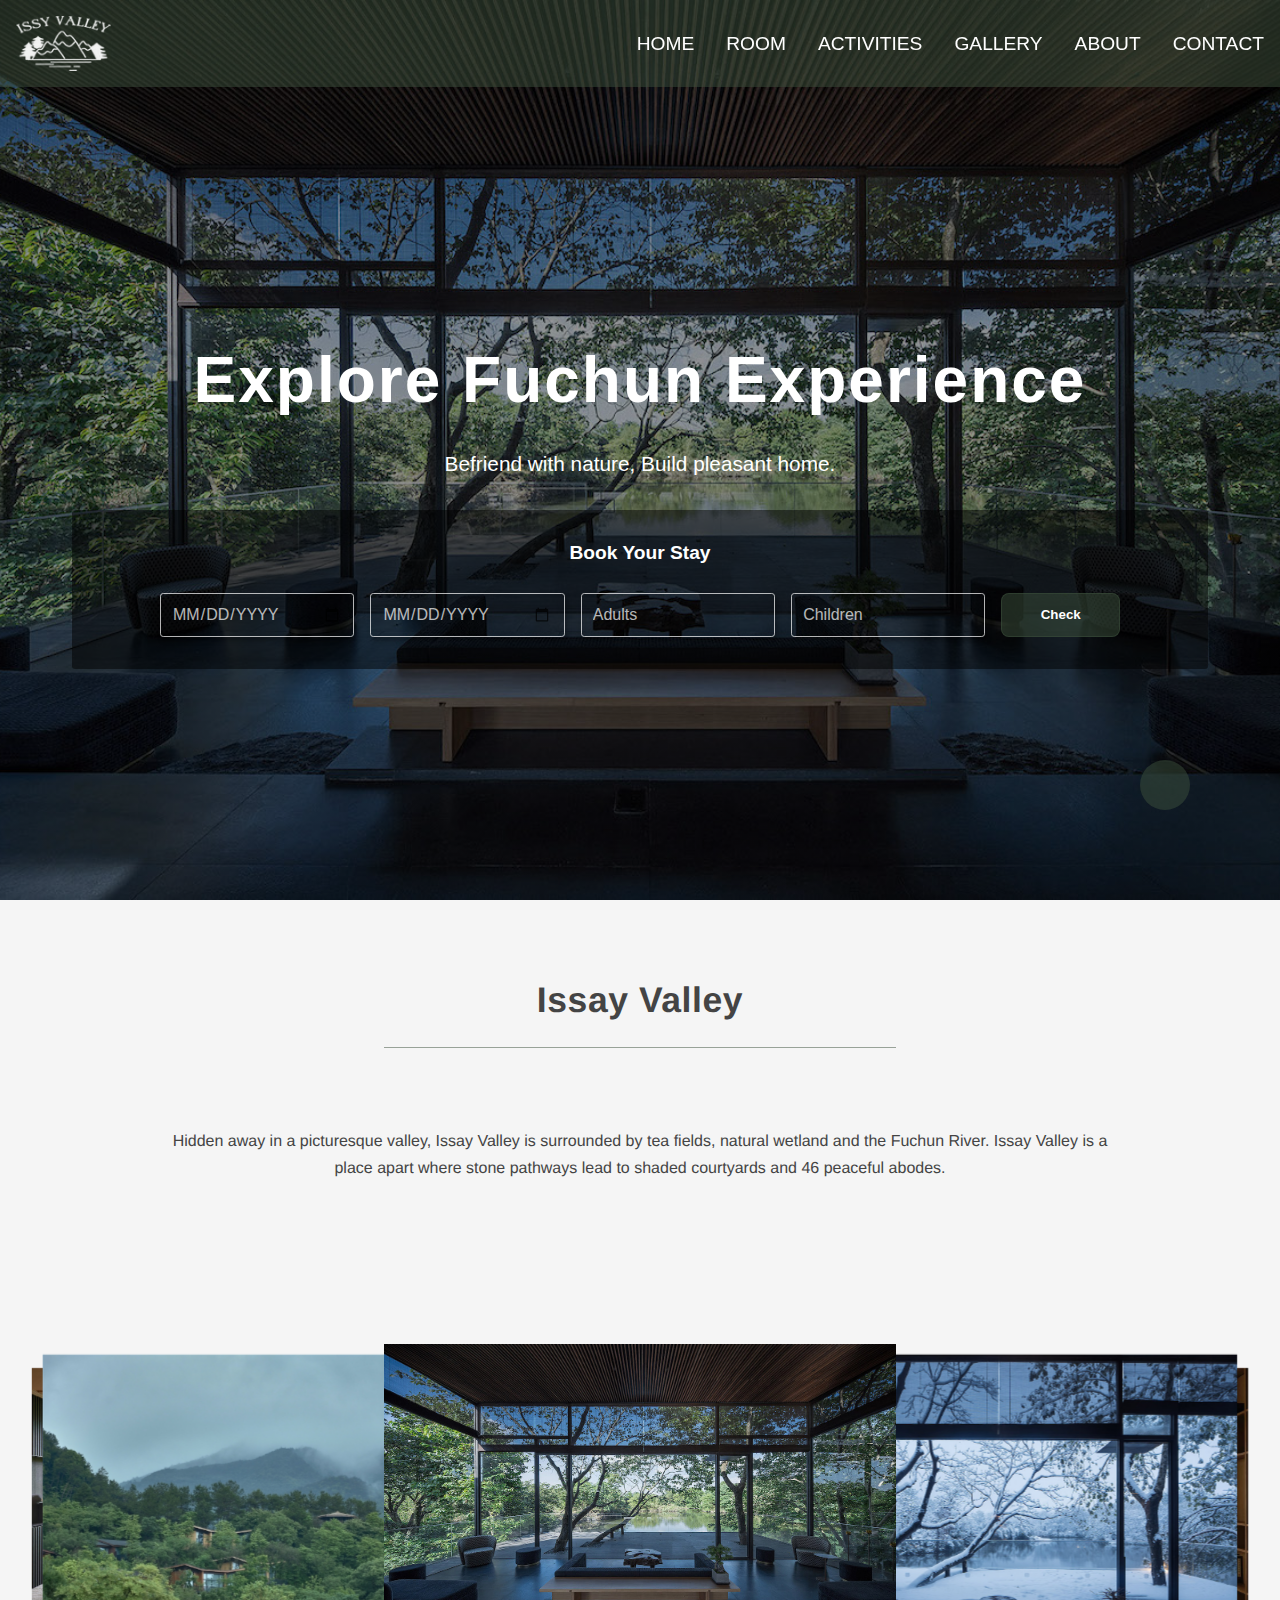
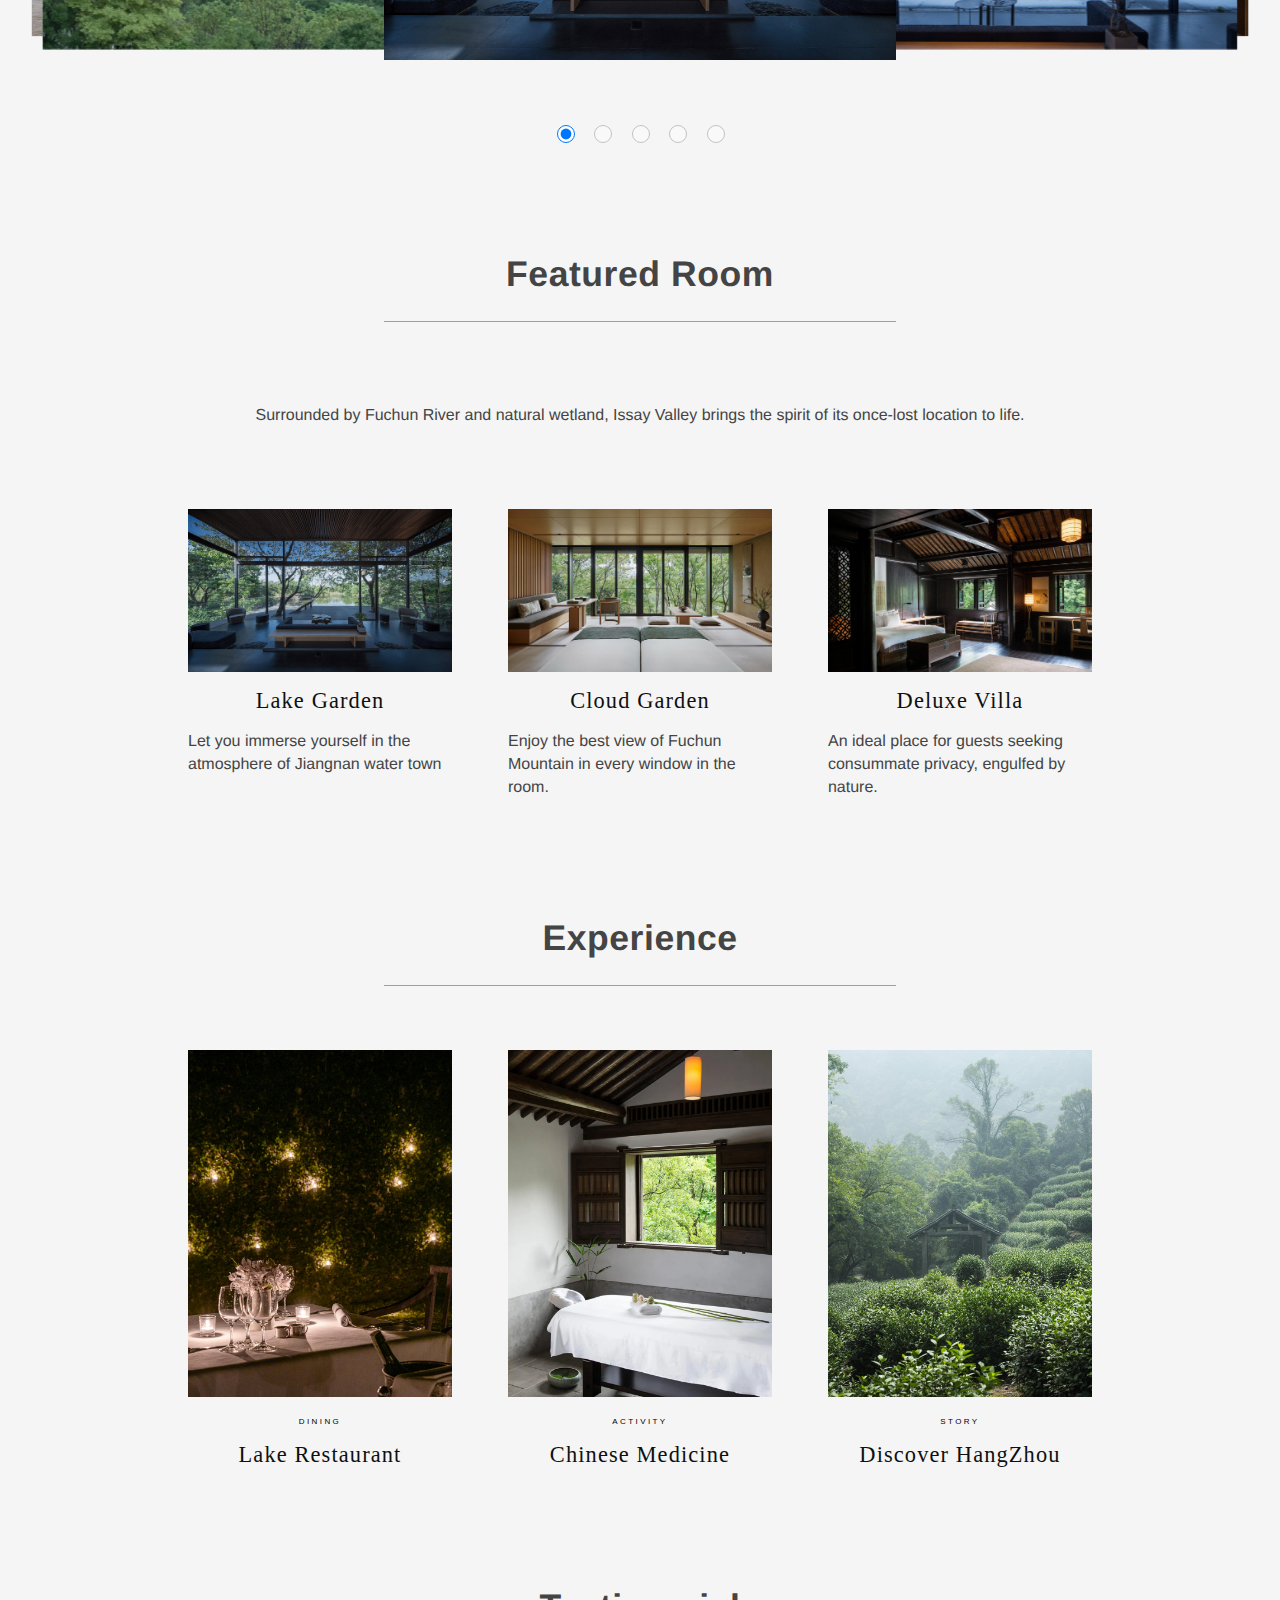
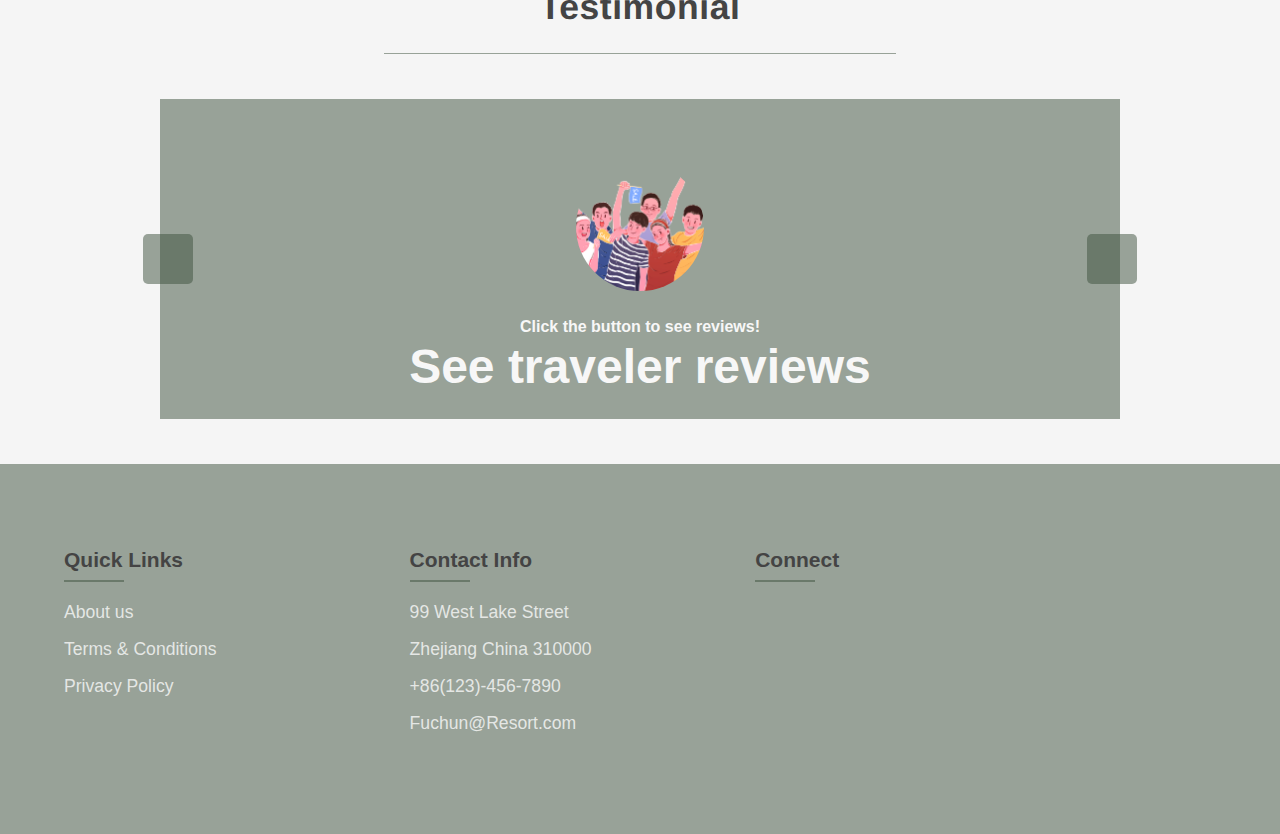
<file: index.html>
<!DOCTYPE html>
<html>
    <head>
        <meta charset="utf-8">
        <meta http-equiv="X-UA-Compatible" content="IE=edge">
        <title>Issay Valley</title>
        <meta name="description" content="">
        <meta name="viewport" content="width=device-width, initial-scale=1">
        <link rel="stylesheet" href="https://cdnjs.cloudflare.com/ajax/libs/font-awesome/5.15.3/css/all.min.css" integrity="sha512-iBBXm8fW90+nuLcSKlbmrPcLa0OT92xO1BIsZ+ywDWZCvqsWgccV3gFoRBv0z+8dLJgyAHIhR35VZc2oM/gI1w==" crossorigin="anonymous" referrerpolicy="no-referrer" />
        <!-- (n.d.-c) -->
        <link rel = "stylesheet" href = "css/utility.css">
        <link rel = "stylesheet" href = "css/style.css">
        <link rel = "stylesheet" href = "css/responsive.css">
    </head>
    <body>
        <!-- navbar  -->
        <nav class = "navbar">
            <div class = "container flex">
                <div class="logo">
                    <a href = "index.html" class = "site-brand">
                        <img src="images/logo.png" a href = "index.html">
                    </a>
                </div>
                <button type = "button" id = "navbar-show-btn" class = "flex">
                    <i class = "fas fa-bars"></i>
                </button>
                <div id = "navbar-hide">
                    <button type = "button" id = "navbar-close-btn" class = "flex">
                        <i class = "fas fa-times"></i>
                    </button>
                    <ul class = "navbar-nav">
                        <li class = "nav-item">
                            <a href = "index.html" class = "nav-link">HOME</a>
                        </li>
                        <li class = "nav-item">
                            <a href = "room.html" class = "nav-link">ROOM</a>
                        </li>
                        <li class = "nav-item">
                            <a href = "activity.html" class = "nav-link">ACTIVITIES</a>
                        </li>
                        <li class = "nav-item">
                            <a href = "gallery.html" class = "nav-link">GALLERY</a>
                        <li class = "nav-item">
                            <a href = "about.html" class = "nav-link">ABOUT</a>
                        </li>
                        <li class = "nav-item">
                            <a href = "contact.html" class = "nav-link">CONTACT</a>
                        </li>
                    </ul>
                </div>
            </div>
        </nav>
        <!-- end of navbar  -->

        <!-- header -->
        <header class = "flex header">
            <div class = "container">
                <div class = "header-title">
                    <h1>Explore Fuchun Experience</h1>
                    <p>Befriend with nature, Build pleasant home. </p>
                </div>
                <div class = "header-form">
                    <h3>Book Your Stay</h3>
                    <form class = "flex">
                        <input type = "date" class = "form-control btn1" placeholder="Check In">
                        <input type="date" class = "form-control" placeholder="Check Out">
                        <input type="number" class = "form-control" placeholder="Adults">
                        <input type="number" class = "form-control" placeholder="Children">
                        <input type="button" class = "btn" id="show-reserve" value = "Check">
                    </form>
                </div>
            </div>
        </header>
        <!-- end of header -->

        <!-- Popup -->
        <div class="popup">
            <div class="close-btn">&times;</div>
            <div class="form" name="detailsForm">
                <h2>Check Details</h2>
                <div class="form-element">
                    <label for="name">Name</label>
                    <input type="text" id="inputname" name="username" placeholder="Enter your name">
                    <small id="name-error">Please fill up your name</small>
                </div>
                <div class="form-element">
                    <label for="payment">Creadit Card Number</label>
                    <input type="number" id="card" placeholder="Enter your card number">
                    <small id="card-error">Please fill up your card number</small>
                </div>
                <div class="form-element">
                    <label for="CVV">CVV</label> 
                    <input type="password" id="CVV" placeholder="Enter your CVV">
                    <small id="CVV-error">Please fill up your CVV</small>
                </div>
                <div class="form-element">
                    <button id="remove" class="tksremove" type="submit">Check</button>
                    <small id="check-error">Please fill up your information</small>
                </div>
            </div>
        </div>
        <div class="pop-center">
            <div class="pop-thanks">
                <img src="images/thanks.PNG" alt="thanks">
                <h2 id="showname">Thank You!</h2>
                <p>Your book information <br>has been successfully submitted. </p>
                <p>Enjoy your vacation!</p>
                <button type="button" id="removetks">OK</button>
            </div>
        </div>
        <!-- End of Popup -->

        <!-- Float Icon For Change Mode -->
        <div class="float">
            <a>
                <i id="mode-change" class="toggler far fa-moon"></i>
            </a>
        </div>
        <!-- Float Icon For Change Mode -->

        <!-- Gallery -->
        <div class="featured-title">
            <h1>Issay Valley</h1>
        </div>
        <div class="line"></div>
        <div class="featured-desc">
            <p>
                Hidden away in a picturesque valley, 
                Issay Valley is surrounded by tea fields, natural wetland and the Fuchun River. 
                Issay Valley is a place apart where stone pathways lead to shaded courtyards and 46 peaceful abodes.  
            </p>
        </div>
        <section class="index-gallery">
            <section id="slider">
                <input type="radio" name="slider" id="s1" checked>
                <input type="radio" name="slider" id="s2">
                <input type="radio" name="slider" id="s3">
                <input type="radio" name="slider" id="s4">
                <input type="radio" name="slider" id="s5">
              
                <label for="s1" id="slide1">
                    <img src="images/index1.jpeg">
                    <!-- (MUH SHOOU XIXI, China by goa, 2022) -->
                </label>
                <label for="s2" id="slide2">
                    <img src="images/index2.jpeg">
                    <!-- (MUH SHOOU XIXI, China by goa, 2022) -->
                </label>
                <label for="s3" id="slide3">
                    <img src="images/index3.png">
                    <!-- (Alila | Boutique luxury hotels and resorts :: Alila Wuzhen, 2022) -->
                </label>
                <label for="s4" id="slide4">
                    <img src="images/index4.jpeg">
                    <!-- (washigamine-pavilion - Luxury Accommodation at Aman Kyoto, 2022) -->
                </label>
                <label for="s5" id="slide5">
                    <img src="images/index5.jpeg">
                    <!-- (Fuchun Mountain Resort, China by The Design Institute Of Landscape & Architecture China Academy Of Art, 2022) -->
                </label>               
            </section>
        </section>
        <!-- End of Gallery -->

        <!--Featured Room Section--->
        <section class="featured-room">
            <div class="featured-title">
                <h1>Featured Room</h1>
            </div>
            <div class="line"></div>
            <div class="featured-desc">
                <p>
                    Surrounded by Fuchun River and natural wetland, Issay Valley brings the spirit of its once-lost location to life. 
                </p>
            </div>
            <div class="rooms">
                <div class="room-one">
                    <div class="room-img">
                        <img src="images/LakeGarden-main.jpeg" alt="">
                        <!-- (MUH SHOOU XIXI, China by goa, 2022) -->
                    </div>
                    <div class="room-des">
                        <div class="room-name"><a href="lake.html" class="title">Lake Garden</a></div>
                        <p class="desc">
                            Let you immerse yourself in the atmosphere of Jiangnan water town                    
                        </p>
                    </div>
                </div>
                <div class="room-one">
                    <div class="room-img">
                        <img src="images/CloudGarden-main.jpeg"  alt="">
                        <!-- (washigamine-pavilion - Luxury Accommodation at Aman Kyoto, 2022) -->
                    </div>
                    <div class="room-des">
                        <div class="room-name"><a href="cloud.html" class="title">Cloud Garden</a></div>
                        <p class="desc">
                            Enjoy the best view of Fuchun Mountain in every window in the room. 
                        </p>
                    </div>
                </div>
                <div class="room-one">
                    <div class="room-img">
                        <img src="images/Villa-main.jpeg" alt="">
                        <!-- (Village Villa - Luxury Accommodation at Amanfayun, 2022) -->
                    </div>
                    <div class="room-des">
                        <div class="room-name"><a href="villa.html" class="title">Deluxe Villa</a></div>
                        <p class="desc">
                            An ideal place for guests seeking consummate privacy, engulfed by nature.
                        </p>
                    </div>
                </div>
            </div>
        </section>
        <!-- End of Featured Room -->

        <!-- Experience -->
        <section class="experience">
            <div class="featured-title">
                <h1>Experience</h1>
            </div>
            <div class="line"></div>
            <div class="rooms">
                <div class="room-one coverd">
                    <div class="coverd">
                        <div class="room-img">
                            <img src="images/Dine2.jpeg" alt="">
                            <!-- 2022. [online] Available at: <https://www.aman.com/resorts/amanyangyun https://www.aman.com/sites/default/files/styles/> [Accessed 5 October 2022].s -->
                        </div>
                        <p class="desc coverd-desc">
                            A lakeside Chinese restaurant paying homage to the original home of the resort's wetland and Fuchun River. 
                        </p>
                    </div>
                    <div class="room-des">
                        <p class="second-title">Dining</p>
                        <div class="room-name"><a href="activity.html" class="title">Lake Restaurant </a></div>
                    </div>
                </div>
                <div class="room-one coverd">
                    <div class="coverd">
                        <div class="room-img">
                            <img src="images/Activity1.webp" alt="">
                            <!-- (Amanfayun - Luxury Resort & Hotel in Hangzhou, China - Aman, 2022) -->
                        </div>
                        <p class="desc coverd-desc">
                            Originated from Chinese medicine.
                            You can totally relax yourself.
                        </p>
                    </div>
                    <div class="room-des">
                        <p class="second-title">Activity</p>
                        <div class="room-name"><a href="activity.html" class="title">Chinese Medicine </a></div>
                    </div>
                </div>
                <div class="room-one coverd">
                    <div class="coverd">
                        <div class="room-img">
                            <img src="images/Activity.jpeg" alt="">
                            <!-- (Amanfayun - Luxury Resort & Hotel in Hangzhou, China - Aman, 2022) -->
                        </div>
                        <p class="desc coverd-desc">
                            A world away from the buzz of China's urban centres, 
                            Issay Valley lies in a valley of tea plantations and bamboo forest, near the Fuchun Mountain and Fuchun River.
                            Discover more
                        </p>
                    </div>
                    <div class="room-des">
                        <p class="second-title">Story</p>
                        <div class="room-name"><a href="about.html" class="title">Discover HangZhou </a></div>
                    </div>
                </div>
            </div>
        </section>
        <!-- End of Experience -->

        <!-- Testimonial -->
        <div class="featured-title">
            <h1>Testimonial</h1>
        </div>
        <div class="line"></div>
        <section class="test">
            <button id="last-slider"><i class="fas fa-chevron-left"></i></button>
            <div class="test-main-container" id="test-main-container">
                <img src="images/many-person.PNG">
                <!-- (ihyperg.com, n.d.) -->
                <p id="name">Click the button to see reviews!</p>
                <p id="title">See traveler reviews</p>
            </div>
            <button id="next-slider"><i class="fas fa-chevron-right"></i></button>
        </section>
        <!-- End of Testimonial -->

        <!--footer--->
        <section id="contact">
            <div class="footer">
                <div class="main">
                    <div class="list">
                        <h4>Quick Links</h4>
                        <ul>
                            <li><a href="about.html">About us</a></li>
                            <li><a href="#">Terms & Conditions</a></li>
                            <li><a href="#">Privacy Policy</a></li>                         
                        </ul>
                    </div>
                    
                    <div class="list">
                        <h4>Contact Info</h4>
                        <ul>
                            <li><a href="#"> 99 West Lake Street</a></li>
                            <li><a href="#">Zhejiang China 310000</a></li>
                            <li><a href="#">+86(123)-456-7890</a></li>
                            <li><a href="#">Fuchun@Resort.com</a></li>
                        </ul>
                    </div>

                    <div class="list">
                        <h4>Connect</h4>
                        <div class="social">
                            <a href="#"><i class='fab fa-facebook' ></i></a>
                            <a href="#"><i class='fab fa-instagram' ></i></a>
                            <a href="#"><i class='fab fa-twitter' ></i></a>
                            <a href="#"><i class='fab fa-linkedin' ></i></a>
                        </div>
                    </div>
                </div>
            </div>
        </section>
        <!-- js -->
        <script src = "js/script.js"></script>
    </body>
</html>
</file>
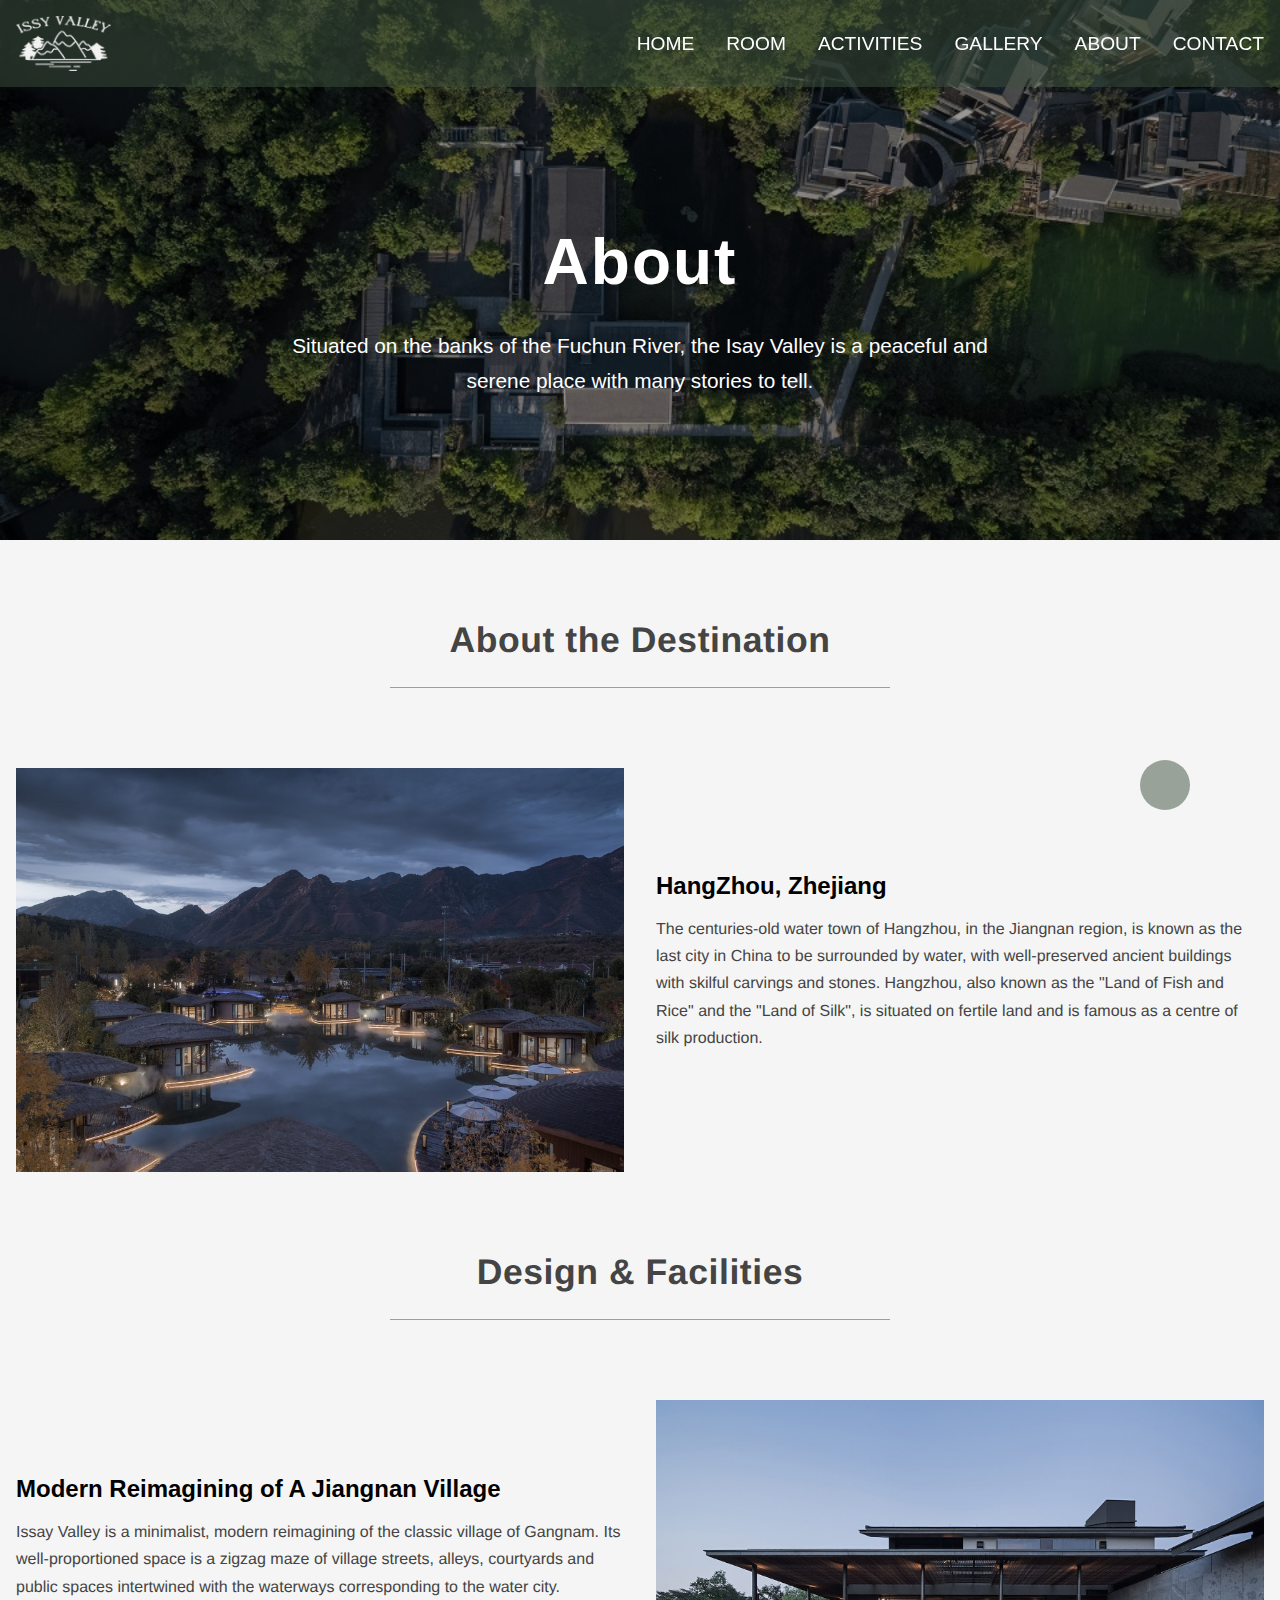
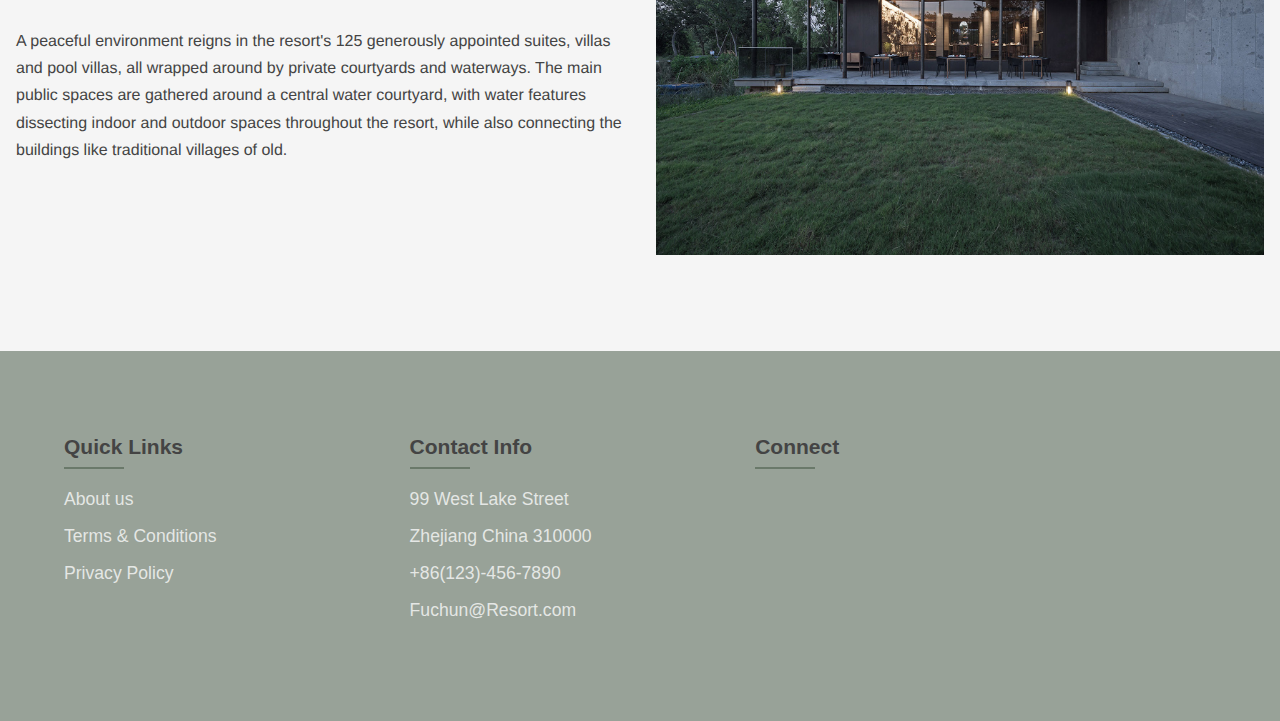
<file: about.html>
<!DOCTYPE html>
<html>
    <head>
        <meta charset="utf-8">
        <meta http-equiv="X-UA-Compatible" content="IE=edge">
        <title>Issay Valley</title>
        <meta name="description" content="resort">
        <meta name="viewport" content="width=device-width, initial-scale=1">
        <link rel="stylesheet" href="https://cdnjs.cloudflare.com/ajax/libs/font-awesome/5.15.3/css/all.min.css" integrity="sha512-iBBXm8fW90+nuLcSKlbmrPcLa0OT92xO1BIsZ+ywDWZCvqsWgccV3gFoRBv0z+8dLJgyAHIhR35VZc2oM/gI1w==" crossorigin="anonymous" referrerpolicy="no-referrer" />
        <!-- (n.d.-c) -->
        <link rel = "stylesheet" href = "css/utility.css">
        <link rel = "stylesheet" href = "css/style.css">
        <link rel = "stylesheet" href = "css/responsive.css">
    </head>
    <body>
        <!-- Navbar  -->
        <nav class = "navbar">
            <div class = "container flex">
                <div class="logo">
                    <a href = "index.html" class = "site-brand">
                        <img src="images/logo.png" a href = "index.html">
                    </a>
                </div>
                <button type = "button" id = "navbar-show-btn" class = "flex">
                    <i class = "fas fa-bars"></i>
                </button>
                <div id = "navbar-hide">
                    <button type = "button" id = "navbar-close-btn" class = "flex">
                        <i class = "fas fa-times"></i>
                    </button>
                    <ul class = "navbar-nav">
                        <li class = "nav-item">
                            <a href = "index.html" class = "nav-link">HOME</a>
                        </li>
                        <li class = "nav-item">
                            <a href = "room.html" class = "nav-link">ROOM</a>
                        </li>
                        <li class = "nav-item">
                            <a href = "activity.html" class = "nav-link">ACTIVITIES</a>
                        </li>
                        <li class = "nav-item">
                            <a href = "gallery.html" class = "nav-link">GALLERY</a>
                        <li class = "nav-item">
                            <a href = "about.html" class = "nav-link">ABOUT</a>
                        </li>
                        <li class = "nav-item">
                            <a href = "contact.html" class = "nav-link">CONTACT</a>
                        </li>
                    </ul>
                </div>
            </div>
        </nav>
        <!-- End of Navbar  -->

        <!-- Header -->
        <header class = "flex header-sm about">
            <div class = "container">
                <div class = "header-title">
                    <h1>About</h1>
                    <p>
                        Situated on the banks of the Fuchun River, the Isay Valley is a peaceful and serene place with many stories to tell.
                    </p>
                </div>
            </div>
        </header>
        <!-- End of Header -->

        <!-- Float Icon For Change Mode -->
        <div class="float">
            <a>
                <i id="mode-change" class="toggler far fa-moon"></i>
            </a>
        </div>
        <!-- Float Icon For Change Mode -->

        <!-- About Section -->
        <section id = "about">
            <div class = "container">
                <div class="featured-title">
                    <h1>About the Destination</h1>
                </div>
                <div class="line"></div>
                <div class="featured-desc">
                    <p></p>
                </div>

                <div class = "about-row">
                    <div class = "about-left ">
                        <img src = "images/Gallery2.jpeg" alt = "about img">
                        <!-- 2022. [online] Available at: <https://oss.gooood.cn/uploads/2019/11/100-buzhishan-homestay-hotel-china-by-gu-chuang-design-960x639.jpg> [Accessed 5 October 2022]. -->
                    </div>
                    <div class = "about-right">
                        <h2>HangZhou, Zhejiang</h2>
                        <p class = "featured-desc">
                            The centuries-old water town of Hangzhou, in the Jiangnan region, is known as the last city in China to be surrounded by water, with well-preserved ancient buildings with skilful carvings and stones. Hangzhou, also known as the "Land of Fish and Rice" and the "Land of Silk", is situated on fertile land and is famous as a centre of silk production.
                        </p>
                    </div>
                </div>
            </div>
        </section>

        <section id = "about" class = "about2">
            <div class = "container">
                <div class="featured-title">
                    <h1>Design & Facilities</h1>
                </div>
                <div class="line"></div>
                <div class="featured-desc">
                    <p></p>
                </div>

                <div class = "about-row">
                    <div class = "about-right">
                        <h2>Modern Reimagining of A Jiangnan Village</h2>
                        <p class = "featured-desc">
                            Issay Valley is a minimalist, modern reimagining of the classic village of Gangnam. Its well-proportioned space is a zigzag maze of village streets, alleys, courtyards and public spaces intertwined with the waterways corresponding to the water city.<br>
                            <br>A peaceful environment reigns in the resort's 125 generously appointed suites, villas and pool villas, all wrapped around by private courtyards and waterways. The main public spaces are gathered around a central water courtyard, with water features dissecting indoor and outdoor spaces throughout the resort, while also connecting the buildings like traditional villages of old.
                        </p>
                    </div>
                    <div class = "about-left">
                        <img src = "images/g1.jpeg" alt = "about img">
                        <!-- 2022. [online] Available at: <https://oss.gooood.cn/uploads/2020/10/016-muh-shoou-xixi-china-by-goa.jpg> [Accessed 5 October 2022]. -->
                    </div>
                </div>
            </div>
        </section>
        <!-- End of About Section -->

        <!--footer--->
        <section id="contact">
            <div class="footer">
                <div class="main">

                    <div class="list" id="quick-links">
                        <h4>Quick Links</h4>
                        <ul>
                            <li><a href="about.html">About us</a></li>
                            <li><a href="#">Terms & Conditions</a></li>
                            <li><a href="#">Privacy Policy</a></li>
                        </ul>
                    </div>

                    <div class="list" id="contact-info">
                        <h4>Contact Info</h4>
                        <ul>
                            <li><a href="#">99 West Lake Street</a></li>
                            <li><a href="#">Zhejiang China 310000</a></li>
                            <li><a href="#">+86(123)-456-7890</a></li>
                            <li><a href="#">Fuchun@Resort.com</a></li>
                        </ul>
                    </div>

                    <div class="list" id="connect">
                        <h4>Connect</h4>
                        <div class="social">
                            <a href="#"><i class='fab fa-facebook' ></i></a>
                            <a href="#"><i class='fab fa-instagram' ></i></a>
                            <a href="#"><i class='fab fa-twitter' ></i></a>
                            <a href="#"><i class='fab fa-linkedin' ></i></a>
                        </div>
                    </div>
                </div>
            </div>
        </section>
        <!-- End of Footer -->
        <!-- js -->
        <script src = "js/script.js"></script>
    </body>
    </html>
</file>
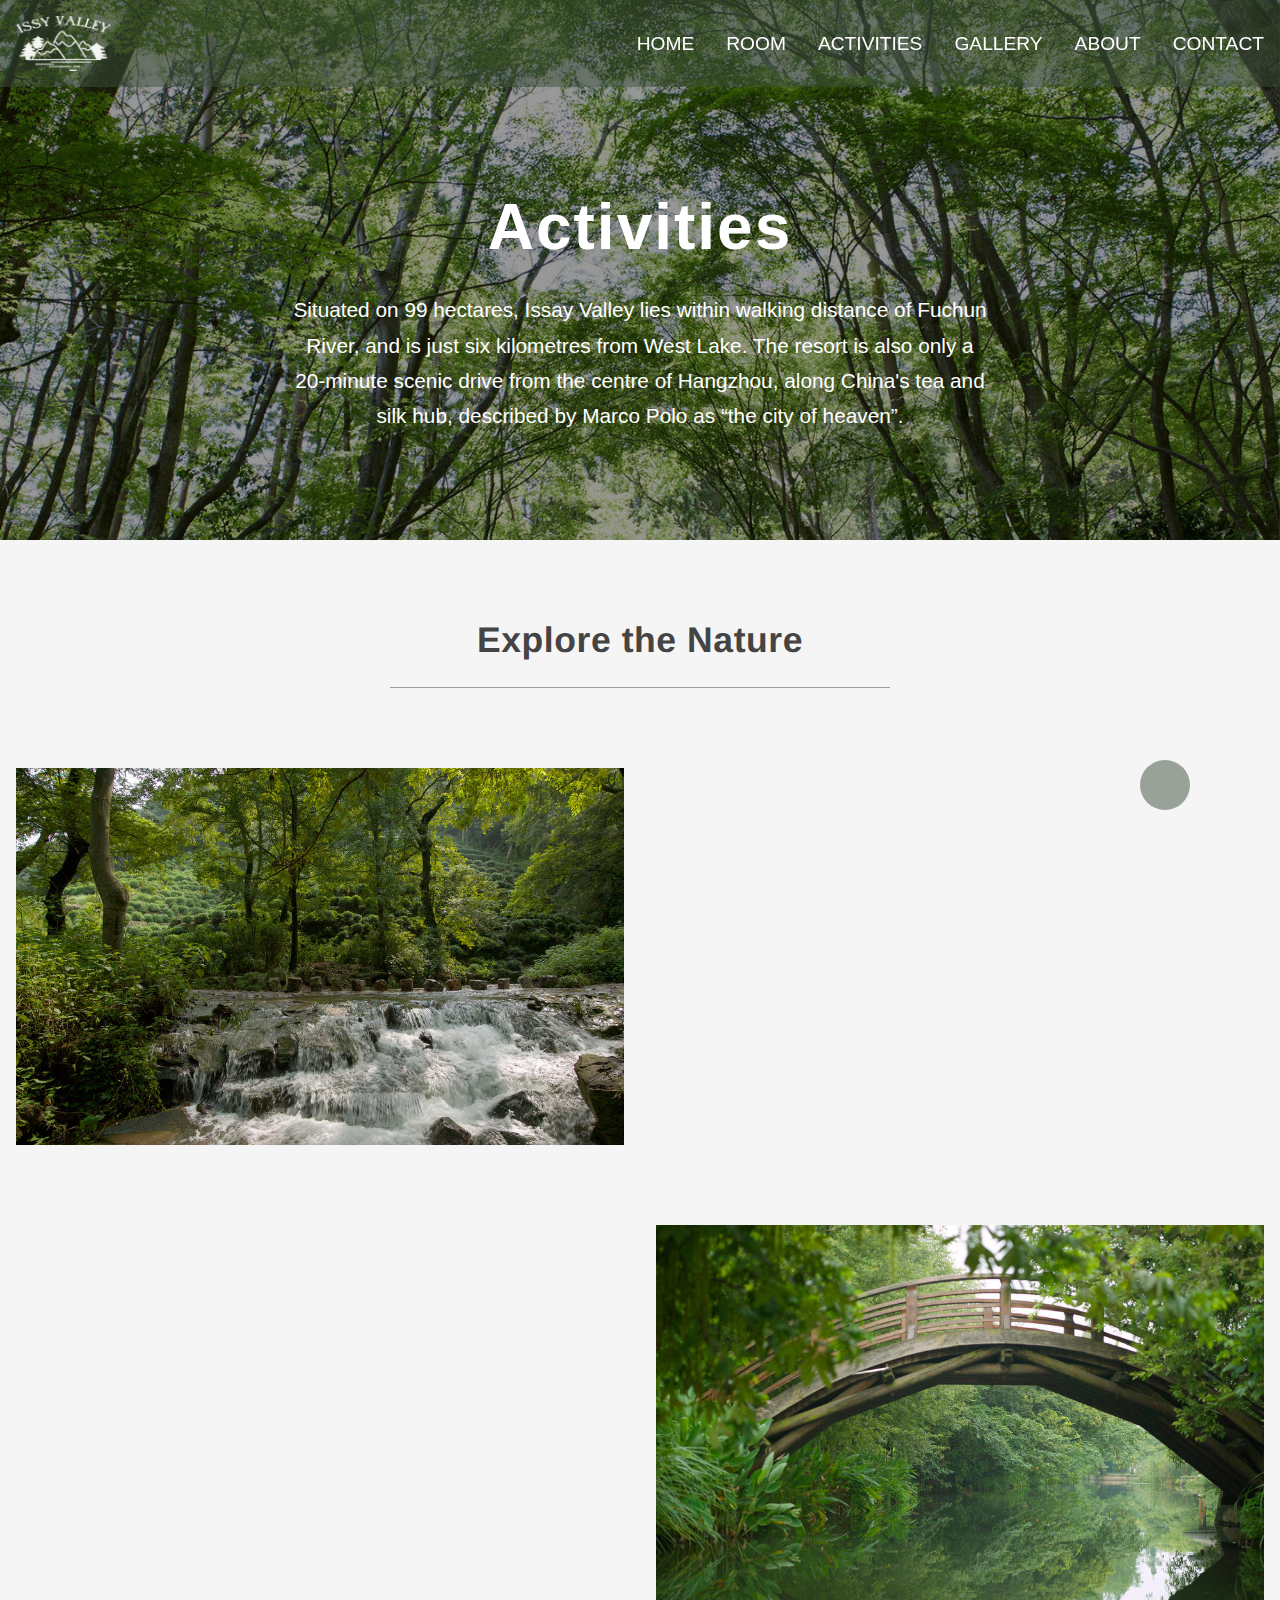
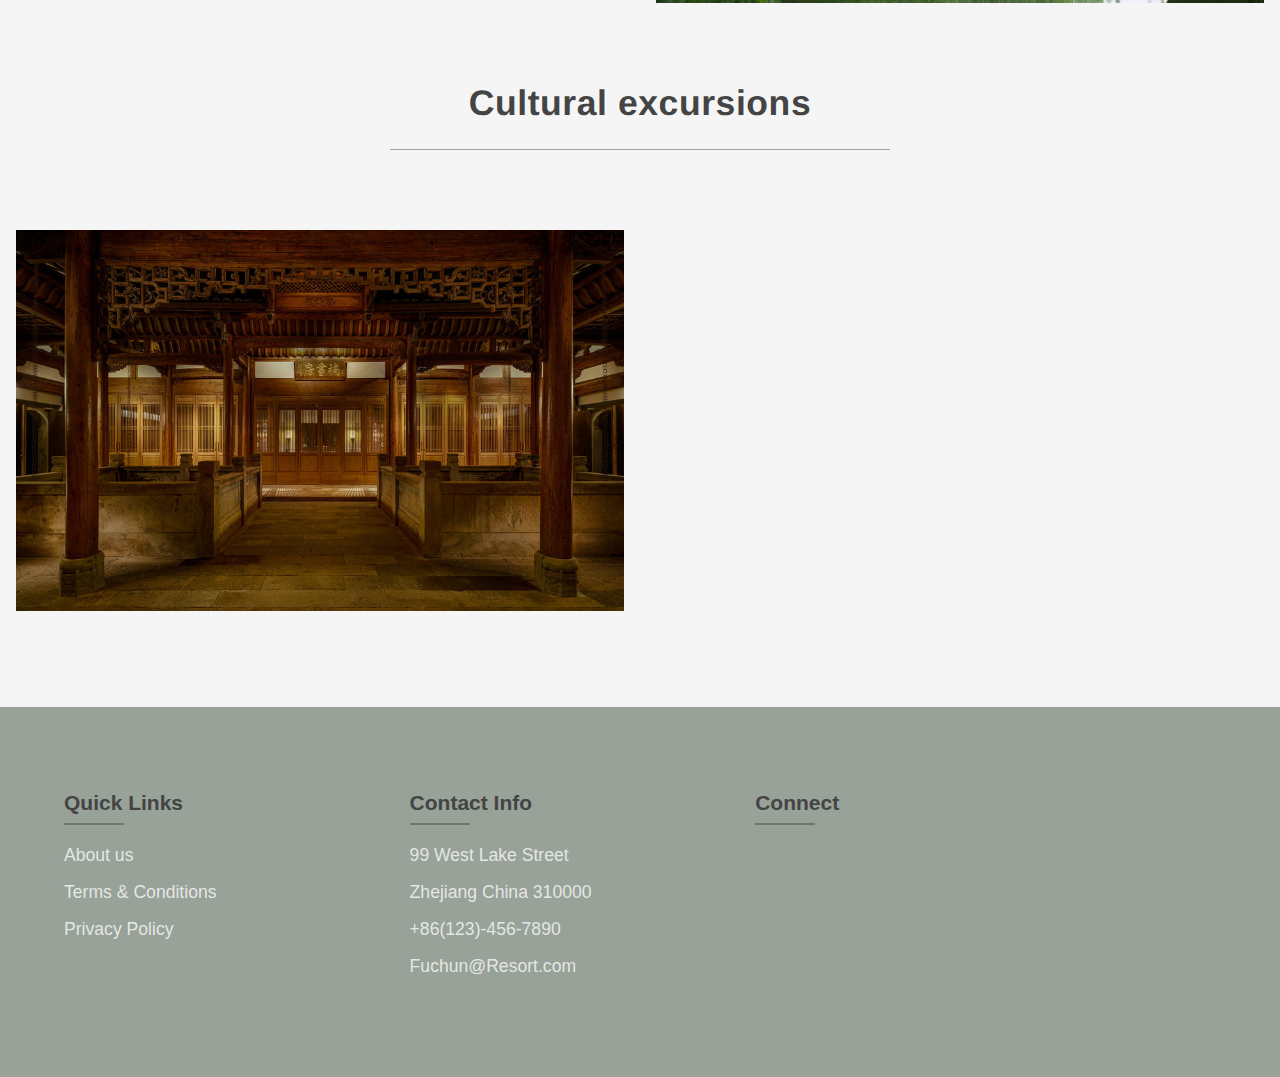
<file: activity.html>
<!DOCTYPE html>
<html>
    <head>
        <meta charset="utf-8">
        <meta http-equiv="X-UA-Compatible" content="IE=edge">
        <title>Issay Valley</title>
        <meta name="description" content="">
        <meta name="viewport" content="width=device-width, initial-scale=1">
        <link rel="stylesheet" href="https://cdnjs.cloudflare.com/ajax/libs/font-awesome/5.15.3/css/all.min.css" integrity="sha512-iBBXm8fW90+nuLcSKlbmrPcLa0OT92xO1BIsZ+ywDWZCvqsWgccV3gFoRBv0z+8dLJgyAHIhR35VZc2oM/gI1w==" crossorigin="anonymous" referrerpolicy="no-referrer" />
        <!-- (n.d.-c) -->
        <link rel = "stylesheet" href = "css/utility.css">
        <link rel = "stylesheet" href = "css/style.css">
        <link rel = "stylesheet" href = "css/responsive.css">
    </head>
    <body>
        <!-- navbar  -->
        <nav class = "navbar">
            <div class = "container flex">
                <div class="logo">
                    <a href = "index.html" class = "site-brand">
                        <img src="images/logo.png" a href = "index.html">
                    </a>
                </div>
                <button type = "button" id = "navbar-show-btn" class = "flex">
                    <i class = "fas fa-bars"></i>
                </button>
                <div id = "navbar-hide">
                    <button type = "button" id = "navbar-close-btn" class = "flex">
                        <i class = "fas fa-times"></i>
                    </button>
                    <ul class = "navbar-nav">
                        <li class = "nav-item">
                            <a href = "index.html" class = "nav-link">HOME</a>
                        </li>
                        <li class = "nav-item">
                            <a href = "room.html" class = "nav-link">ROOM</a>
                        </li>
                        <li class = "nav-item">
                            <a href = "about.html" class = "nav-link">ACTIVITIES</a>
                        </li>
                        <li class = "nav-item">
                            <a href = "gallery.html" class = "nav-link">GALLERY</a>
                        <li class = "nav-item">
                            <a href = "about.html" class = "nav-link">ABOUT</a>
                        </li>
                        <li class = "nav-item">
                            <a href = "contact.html" class = "nav-link">CONTACT</a>
                        </li>
                    </ul>
                </div>
            </div>
        </nav>
        <!-- end of navbar  -->


        <header class = "flex header-sm activity">
            <div class = "container">
                <div class = "header-title">
                    <h1>Activities</h1>
                    <p>
                        Situated on 99 hectares, Issay Valley lies within walking distance of Fuchun River, and is just six kilometres from West Lake. The resort is also only a 20-minute scenic drive from the centre of Hangzhou, along China's tea and silk hub, described by Marco Polo as “the city of heaven”. 
                    </p>
                </div>
            </div>
        </header>

        
        <!-- Float Icon For Change Mode -->
        <div class="float">
            <a>
                <i id="mode-change" class="toggler far fa-moon"></i>
            </a>
        </div>
        <!-- Float Icon For Change Mode -->

        <!-- Activity Section -->
        <section id = "about">
            <div class = "container">
                <div class="featured-title">
                    <h1>Explore the Nature</h1>
                </div>
                <div class="line"></div>
                <div class="featured-desc">
                    <p></p>
            </div>

            <div class = "about-row">
                <div class = "about-left ">
                    <img src = "images/tea-picking.jpeg" alt = "about img">
                    <!-- (Experiences at Amanfayun - Aman, 2022) -->
                </div>
                <div class = "about-right box">
                    <h2>Trek to Longjing Village</h2>
                    <p class = "featured-desc">
                        Pass through wetlands and picturesque tea fields until you reach Longjing Village. This picturesque village is famous for its tea of the same name. You can pick and make matcha food under the guidance of the hotel's professional tea master.
                    </p>                
                </div>
            </div>

            <div class = "about-row">
                <div class = "about-right box">
                    <h2>Hike to North Peak</h2>
                    <p class = "featured-desc">
                        At the north peak of Fuchun Mountain, the beauty of Fuchun River is netted in the view. From the Yunqi Bamboo Trail, you will pass by the loneliest tree in Hangzhou and the location of the movie "Crouching Tiger, Hidden Dragon" to experience the beauty of the fusion of humanity and nature.                    
                    </p>
                </div>
                <div class = "about-left ">
                    <img src = "images/hike.jpeg" alt = "about img">
                    <!-- (Experiences at Amanfayun - Aman, 2022) -->
                </div>
            </div>
        </section>

        <section id = "about" class = "about2">
            <div class = "container">
                <div class="featured-title">
                    <h1>Cultural excursions</h1>
                </div>
                <div class="line"></div>
                <div class="featured-desc">
                    <p></p>
                </div>

                <div class = "about-row">
                    <div class = "about-left ">
                        <img src = "images/nanshufang.jpeg" alt = "about img">
                        <!-- (Experiences at Amanfayun - Aman, 2022) -->
                    </div>
                    <div class = "about-right box">
                        <h2>Nan Shufang</h2>
                        <p class = "featured-desc">
                            This building, which has a pivotal place in history, has witnessed many significant historical events. A large number of wutong trees are planted around the academy. In ancient times, people used wutong trees as a symbol of nobility and integrity. The paulownia trees are full of branches, fragrant and tranquil, and used to be a perfect place for studying.
                        </p> 
                    </div>
                </div>
            </div>
        </section>
        <!-- End of Activity Section -->

        <!--Footer--->
        <section id="contact">
            <div class="footer">
                <div class="main">
                    <div class="list" id="quick-links">
                        <h4>Quick Links</h4>
                        <ul>
                            <li><a href="about.html">About us</a></li>
                            <li><a href="#">Terms & Conditions</a></li>
                            <li><a href="#">Privacy Policy</a></li>
                        </ul>
                    </div>

                    <div class="list" id="contact-info">
                        <h4>Contact Info</h4>
                        <ul>
                            <li><a href="#">99 West Lake Street</a></li>
                            <li><a href="#">Zhejiang China 310000</a></li>
                            <li><a href="#">+86(123)-456-7890</a></li>
                            <li><a href="#">Fuchun@Resort.com</a></li>
                        </ul>
                    </div>

                    <div class="list" id="connect">
                        <h4>Connect</h4>
                        <div class="social">
                            <a href="#"><i class='fab fa-facebook' ></i></a>
                            <a href="#"><i class='fab fa-instagram' ></i></a>
                            <a href="#"><i class='fab fa-twitter' ></i></a>
                            <a href="#"><i class='fab fa-linkedin' ></i></a>
                        </div>
                    </div>
                </div>
            </div>
        </section>

        
        <!-- js -->
        <script src = "js/script.js"></script>
    </body>
    </html>
</file>
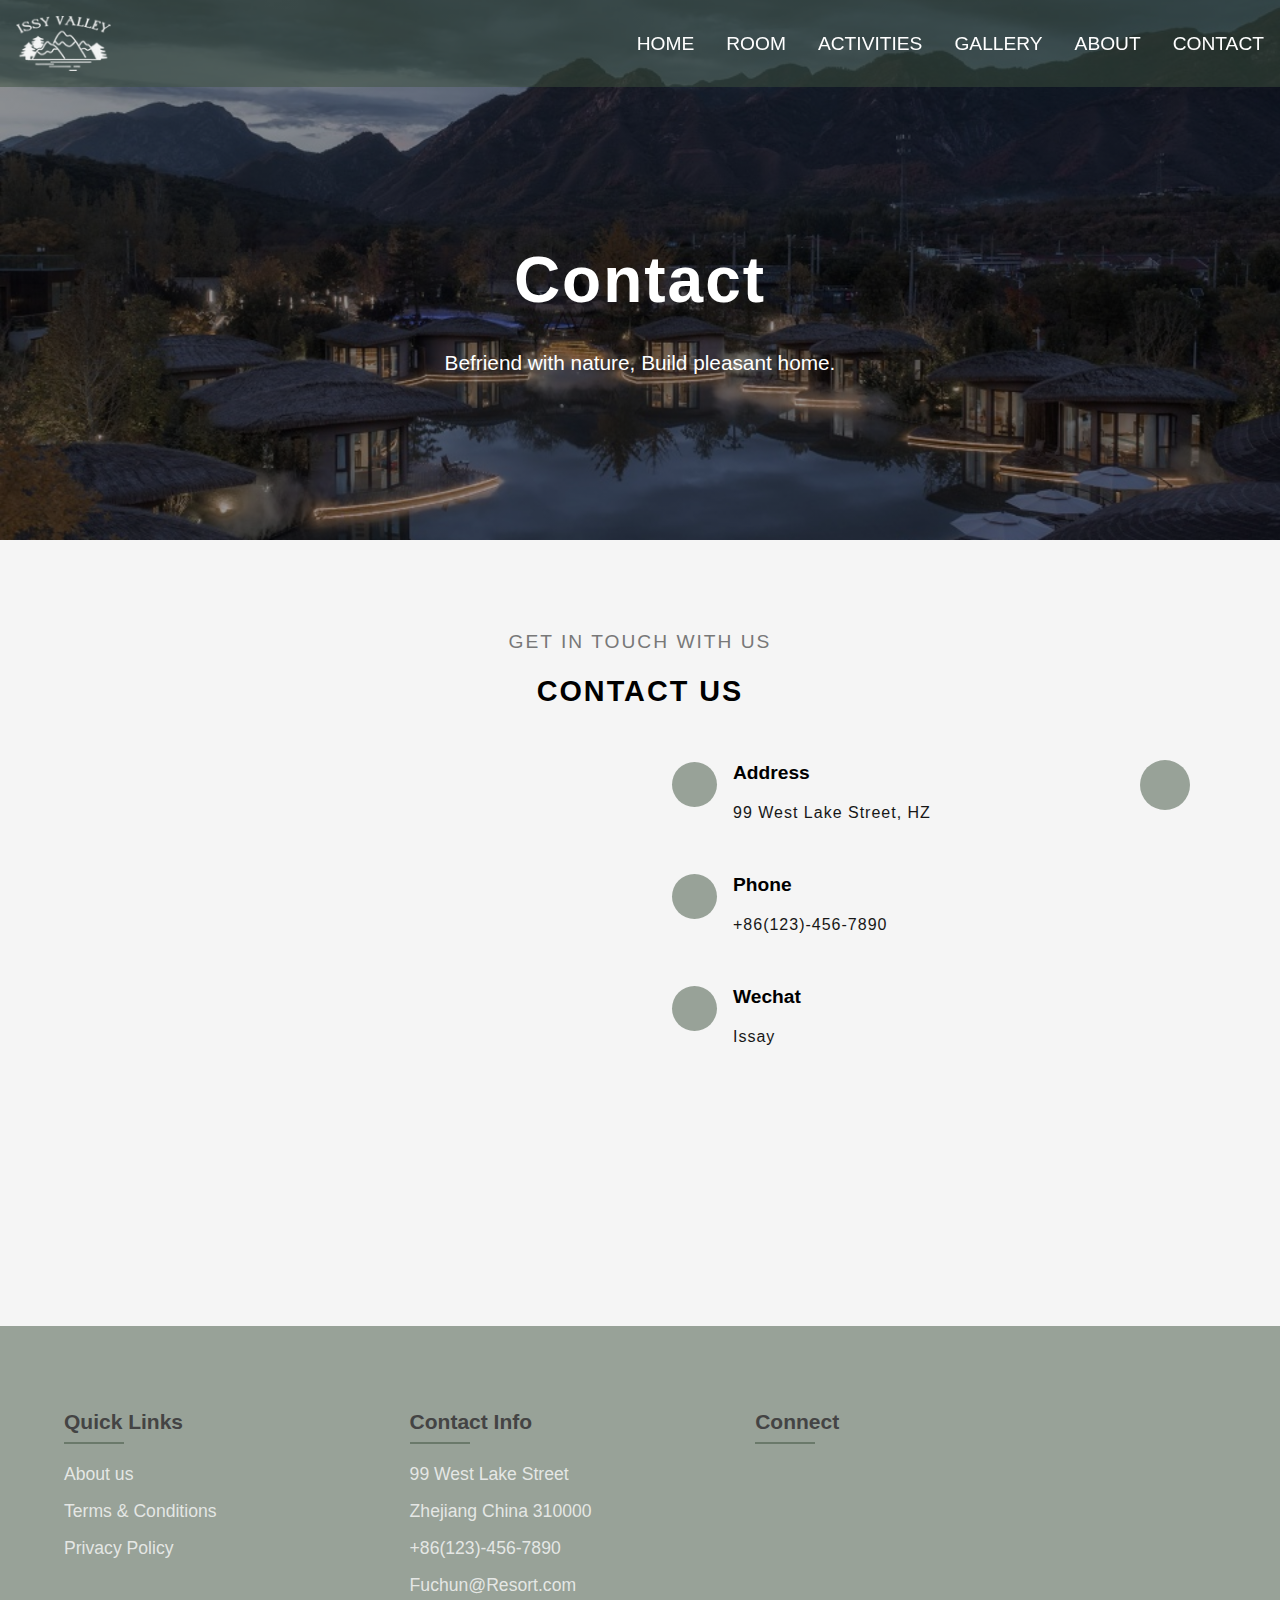
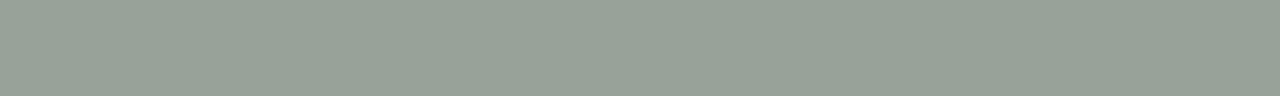
<file: contact.html>
<!DOCTYPE html>
<html>
    <head>
        <meta charset="utf-8">
        <meta http-equiv="X-UA-Compatible" content="IE=edge">
        <title>Issay Valley</title>
        <meta name="description" content="">
        <meta name="viewport" content="width=device-width, initial-scale=1">
        <!-- font awesome cdn -->
        <link rel="stylesheet" href="https://cdnjs.cloudflare.com/ajax/libs/font-awesome/5.15.3/css/all.min.css" integrity="sha512-iBBXm8fW90+nuLcSKlbmrPcLa0OT92xO1BIsZ+ywDWZCvqsWgccV3gFoRBv0z+8dLJgyAHIhR35VZc2oM/gI1w==" crossorigin="anonymous" referrerpolicy="no-referrer" />
        <!-- (n.d.-c) -->
        <link rel = "stylesheet" href = "css/utility.css">
        <link rel = "stylesheet" href = "css/style.css">
        <link rel = "stylesheet" href = "css/responsive.css">
    </head>
    <body>
        <!-- navbar  -->
        <nav class = "navbar">
            <div class = "container flex">
                <div class="logo">
                    <a href = "index.html" class = "site-brand">
                        <img src="images/logo.png" a href = "index.html">
                    </a>
                </div>
                <button type = "button" id = "navbar-show-btn" class = "flex">
                    <i class = "fas fa-bars"></i>
                </button>
                <div id = "navbar-hide">
                    <button type = "button" id = "navbar-close-btn" class = "flex">
                        <i class = "fas fa-times"></i>
                    </button>
                    <ul class = "navbar-nav">
                        <li class = "nav-item">
                            <a href = "index.html" class = "nav-link">HOME</a>
                        </li>
                        <li class = "nav-item">
                            <a href = "room.html" class = "nav-link">ROOM</a>
                        </li>
                        <li class = "nav-item">
                            <a href = "activity.html" class = "nav-link">ACTIVITIES</a>
                        </li>
                        <li class = "nav-item">
                            <a href = "gallery.html" class = "nav-link">GALLERY</a>
                        <li class = "nav-item">
                            <a href = "about.html" class = "nav-link">ABOUT</a>
                        </li>
                        <li class = "nav-item">
                            <a href = "contact.html" class = "nav-link">CONTACT</a>
                        </li>
                    </ul>
                </div>

            </div>
        </nav>

        <!-- header -->
        <header class = "flex header-sm contact-header">
            <div class = "container">
                <div class = "header-title">
                    <h1>Contact</h1>
                    <p>Befriend with nature, Build pleasant home.</p>
                </div>
            </div>
        </header>
        <!-- header -->

        <!-- Float Icon For Change Mode -->
        <div class="float">
            <a>
                <i id="mode-change" class="toggler far fa-moon"></i>
            </a>
        </div>
        <!-- Float Icon For Change Mode -->

        <!-- contact section -->
        <section id = "contact-main" class = "gallery-img">
            <div class = "container">

                <div class = "title-wrap">
                    <span class = "sm-title">get in touch with us</span>
                    <h2 class = "lg-title">contact us</h2>
                </div>

                <div class = "contact-row">

                    <div class = "contact-left">
                        <div class="mapouter">
                            <div class="gmap_canvas">
                                <iframe width="375px" height="500" id="gmap_canvas" src="https://maps.google.com/maps?q=west%20lake,hangzhou,china&t=&z=15&ie=UTF8&iwloc=&output=embed" frameborder="0" scrolling="no" marginheight="0" marginwidth="0"></iframe><a href="https://fmovies-online.net">fmovies</a>
                                <br>
                                <a href="https://www.embedgooglemap.net">embedgooglemap.net</a>
                                <!-- Google-map-generator.com. 2022. Google Map Generator - Maps Generator for Website (Free). [online] Available at: <https://google-map-generator.com/#copy> [Accessed 5 October 2022]. -->
                            </div>
                        </div>
                    </div>

                    <div class = "contact-right ">
                        <div class = "contact-item">
                            <span class = "contact-icon flex">
                                <i class = "fa fa-map-marked-alt"></i>
                            </span>
                            <div>
                                <span>Address</span>
                                <p class = "text">99 West Lake Street, HZ
                                </p>
                            </div>
                        </div>

                        <div class = "contact-item">
                            <span class = "contact-icon flex">
                                <i class = "fa fa-phone-alt"></i>
                            </span>
                            <div>
                                <span>Phone</span>
                                <p class = "text">+86(123)-456-7890</p>
                            </div>
                        </div>

                        <div class = "contact-item">
                            <span class = "contact-icon flex">
                                <i class = "fas fa-comment"></i>
                            </span>
                            <div>
                                <span>Wechat</span>
                                <p class = "text">Issay</p>
                            </div>
                        </div>
                    </div>

                </div>
            </div>
        </section>
        <!-- end of contact section -->

        <!--footer--->
         <section id="contact">
            <div class="footer">
                <div class="main">
                    <div class="list">
                        <h4>Quick Links</h4>
                        <ul>
                            <li><a href="about.html">About us</a></li>
                            <li><a href="#">Terms & Conditions</a></li>
                            <li><a href="#">Privacy Policy</a></li>
                        </ul>
                    </div>

                    <div class="list">
                        <h4>Contact Info</h4>
                        <ul>
                            <li><a href="#"> 99 West Lake Street</a></li>
                            <li><a href="#">Zhejiang China 310000</a></li>
                            <li><a href="#">+86(123)-456-7890</a></li>
                            <li><a href="#">Fuchun@Resort.com</a></li>
                        </ul>
                    </div>

                    <div class="list">
                        <h4>Connect</h4>
                        <div class="social">
                            <a href="#"><i class='fab fa-facebook' ></i></a>
                            <a href="#"><i class='fab fa-instagram' ></i></a>
                            <a href="#"><i class='fab fa-twitter' ></i></a>
                            <a href="#"><i class='fab fa-linkedin' ></i></a>
                        </div>
                    </div>
                </div>
            </div>
        </section>
        <!-- js -->
        <script src = "js/script.js"></script>
    </body>
</html>
</file>
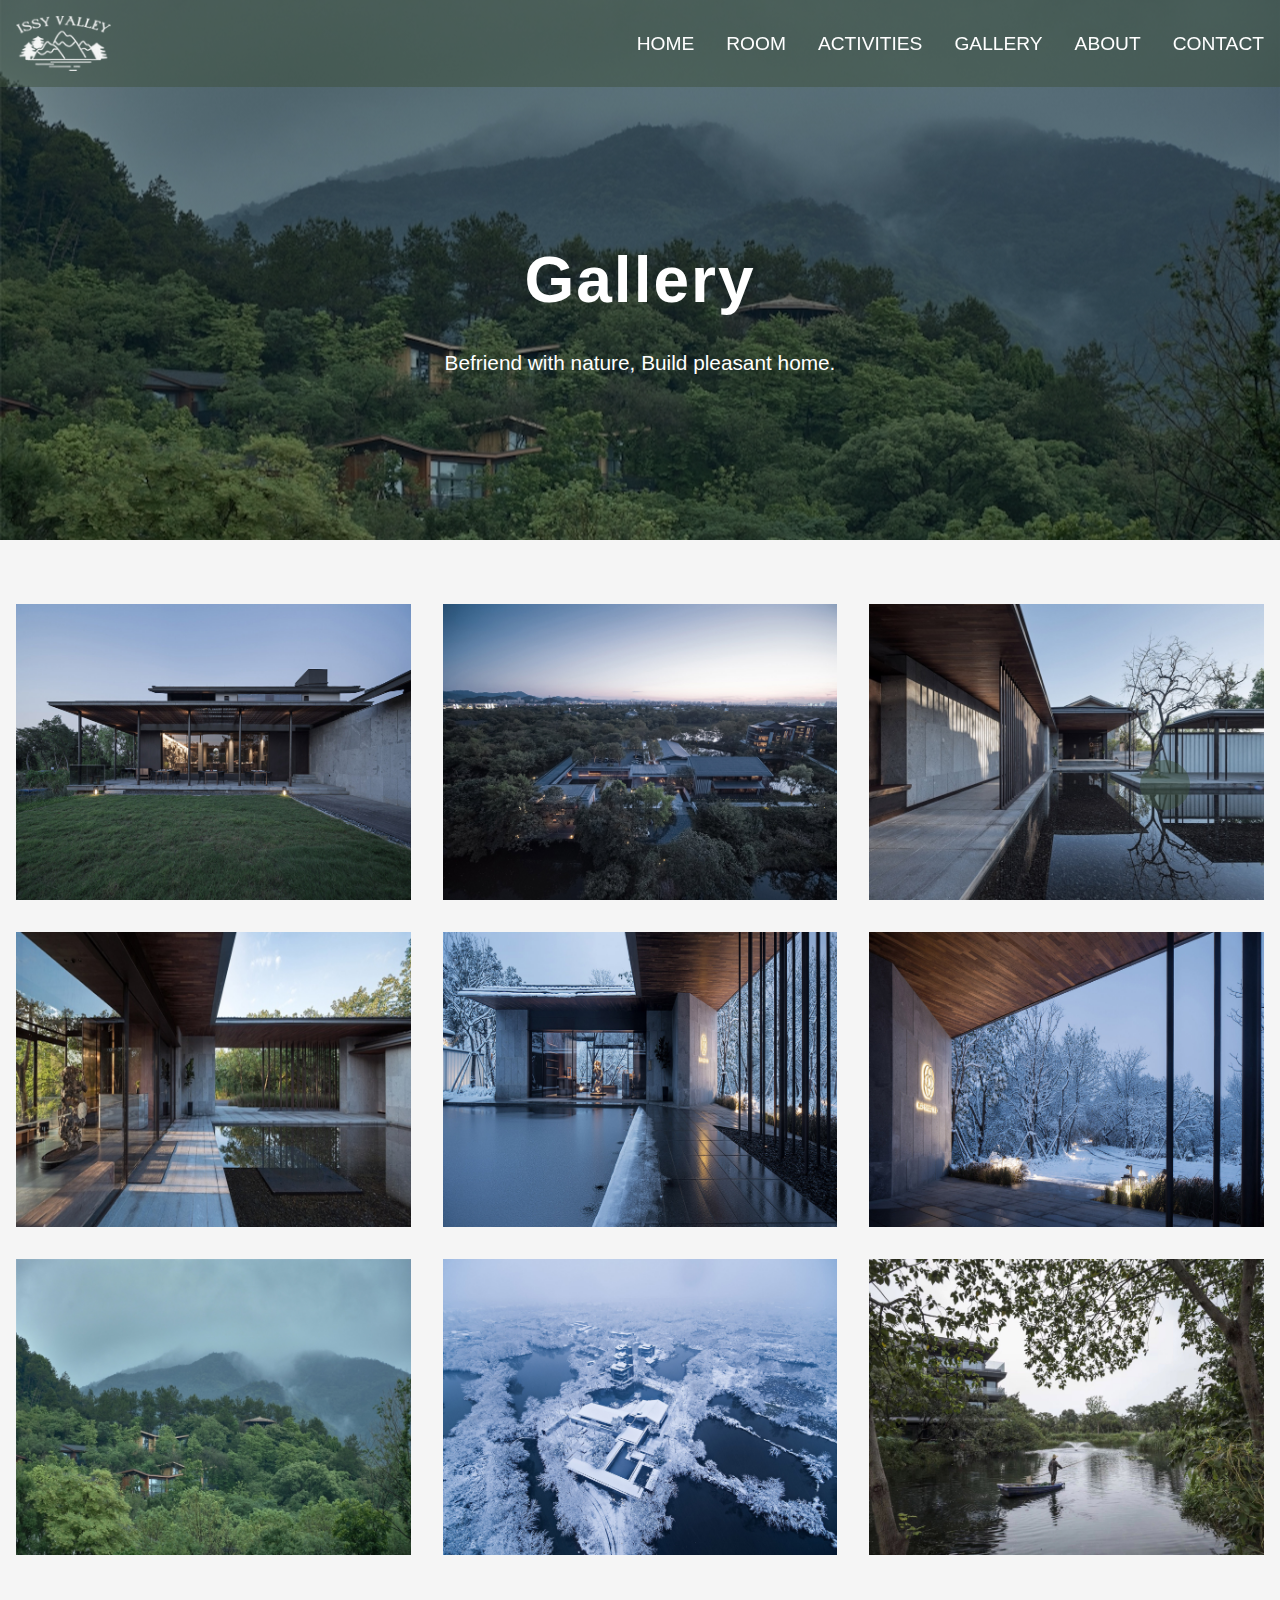
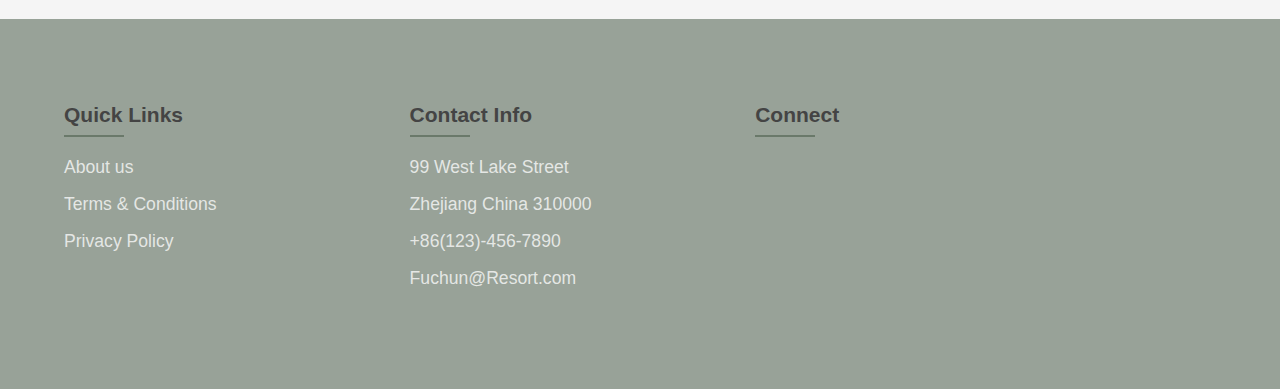
<file: gallery.html>
<!DOCTYPE html>
<html>
    <head>
        <meta charset="utf-8">
        <meta http-equiv="X-UA-Compatible" content="IE=edge">
        <title>Issay Valley</title>
        <meta name="description" content="">
        <meta name="viewport" content="width=device-width, initial-scale=1">
        <!-- font awesome cdn -->
        <link rel="stylesheet" href="https://cdnjs.cloudflare.com/ajax/libs/font-awesome/5.15.3/css/all.min.css" integrity="sha512-iBBXm8fW90+nuLcSKlbmrPcLa0OT92xO1BIsZ+ywDWZCvqsWgccV3gFoRBv0z+8dLJgyAHIhR35VZc2oM/gI1w==" crossorigin="anonymous" referrerpolicy="no-referrer" />
        <!-- (n.d.-c) -->
        <link rel = "stylesheet" href = "css/utility.css">
        <link rel = "stylesheet" href = "css/style.css">
        <link rel = "stylesheet" href = "css/responsive.css">
    </head>
    <body>
        <!-- navbar  -->
        <nav class = "navbar">
            <div class = "container flex">
                <div class="logo">
                    <a href = "index.html" class = "site-brand">
                        <img src="images/logo.png" a href = "index.html">
                    </a>
                </div>
                <button type = "button" id = "navbar-show-btn" class = "flex">
                    <i class = "fas fa-bars"></i>
                </button>
                <div id = "navbar-hide">
                    <button type = "button" id = "navbar-close-btn" class = "flex">
                        <i class = "fas fa-times"></i>
                    </button>
                    <ul class = "navbar-nav">
                        <li class = "nav-item">
                            <a href = "index.html" class = "nav-link">HOME</a>
                        </li>
                        <li class = "nav-item">
                            <a href = "room.html" class = "nav-link">ROOM</a>
                        </li>
                        <li class = "nav-item">
                            <a href = "activity.html" class = "nav-link">ACTIVITIES</a>
                        </li>
                        <li class = "nav-item">
                            <a href = "gallery.html" class = "nav-link">GALLERY</a>
                        <li class = "nav-item">
                            <a href = "about.html" class = "nav-link">ABOUT</a>
                        </li>
                        <li class = "nav-item">
                            <a href = "contact.html" class = "nav-link">CONTACT</a>
                        </li>
                    </ul>
                </div>

            </div>
        </nav>
        <!-- end of navbar  -->


        <header class = "flex header-sm gallery-header">
            <div class = "container">
                <div class = "header-title">
                    <h1>Gallery</h1>
                    <p>Befriend with nature, Build pleasant home.</p>
                </div>
            </div>
        </header>

        <!-- Float Icon For Change Mode -->
        <div class="float">
            <a>
                <i id="mode-change" class="toggler far fa-moon"></i>
            </a>
        </div>
        <!-- Float Icon For Change Mode -->

         <!-- gallery section -->
         <div id = "gallery" class = "gallery-img">
            <div class = "container">
                <div class = "gallery-row">
                    <div class = "gallery-item shadow">
                        <img src = "images/g1.jpeg" alt = "gallery img">
                        <!-- (MUH SHOOU XIXI, China by goa, 2022) -->
                    </div>
                    
                    <div class = "gallery-item shadow">
                        <img src = "images/g2.jpeg" alt = "gallery img">
                        <!-- (MUH SHOOU XIXI, China by goa, 2022) -->
                    </div>

                    <div class = "gallery-item shadow">
                        <img src = "images/g3.jpeg" alt = "gallery img">
                        <!-- (MUH SHOOU XIXI, China by goa, 2022) -->
                    </div>

                    <div class = "gallery-item shadow">
                        <img src = "images/g4.jpeg" alt = "gallery img">
                        <!-- (MUH SHOOU XIXI, China by goa, 2022) -->
                    </div>

                    <div class = "gallery-item shadow">
                        <img src = "images/g5.jpeg" alt = "gallery img">
                        <!-- (MUH SHOOU XIXI, China by goa, 2022) -->
                    </div>

                    <div class = "gallery-item shadow">
                        <img src = "images/g6.jpeg" alt = "gallery img">
                        <!-- (MUH SHOOU XIXI, China by goa, 2022) -->
                    </div>

                    <div class = "gallery-item shadow">
                        <img src = "images/g7.jpeg" alt = "gallery img">
                        <!-- (Fuchun Mountain Resort, China by The Design Institute Of Landscape & Architecture China Academy Of Art, 2022) -->
                    </div>

                    <div class = "gallery-item shadow">
                        <img src = "images/g8.jpeg" alt = "gallery img">
                        <!-- (MUH SHOOU XIXI, China by goa, 2022) -->
                    </div>

                    <div class = "gallery-item shadow">
                        <img src = "images/g9.jpeg" alt = "gallery img">
                        <!-- (MUH SHOOU XIXI, China by goa, 2022) -->
                    </div>

                </div>
            </div>
        </div>
        <!-- end of gallery section -->



        <!--footer--->
        <section id="contact">
            <div class="footer">
                <div class="main">
                    <div class="list" id="quick-links">
                        <h4>Quick Links</h4>
                        <ul>
                            <li><a href="about.html">About us</a></li>
                            <li><a href="#">Terms & Conditions</a></li>
                            <li><a href="#">Privacy Policy</a></li>  
                        </ul>
                    </div>

                    <div class="list" id="contact-info">
                        <h4>Contact Info</h4>
                        <ul>
                            <li><a href="#">99 West Lake Street</a></li>
                            <li><a href="#">Zhejiang China 310000</a></li>
                            <li><a href="#">+86(123)-456-7890</a></li>
                            <li><a href="#">Fuchun@Resort.com</a></li>
                        </ul>
                    </div>

                    <div class="list" id="connect">
                        <h4>Connect</h4>
                        <div class="social">
                            <a href="#"><i class='fab fa-facebook' ></i></a>
                            <a href="#"><i class='fab fa-instagram' ></i></a>
                            <a href="#"><i class='fab fa-twitter' ></i></a>
                            <a href="#"><i class='fab fa-linkedin' ></i></a>
                        </div>
                    </div>
                </div>
            </div>
        </section>
        <!-- js -->
        <script src = "js/script.js"></script>
    </body>
    </html>
</file>
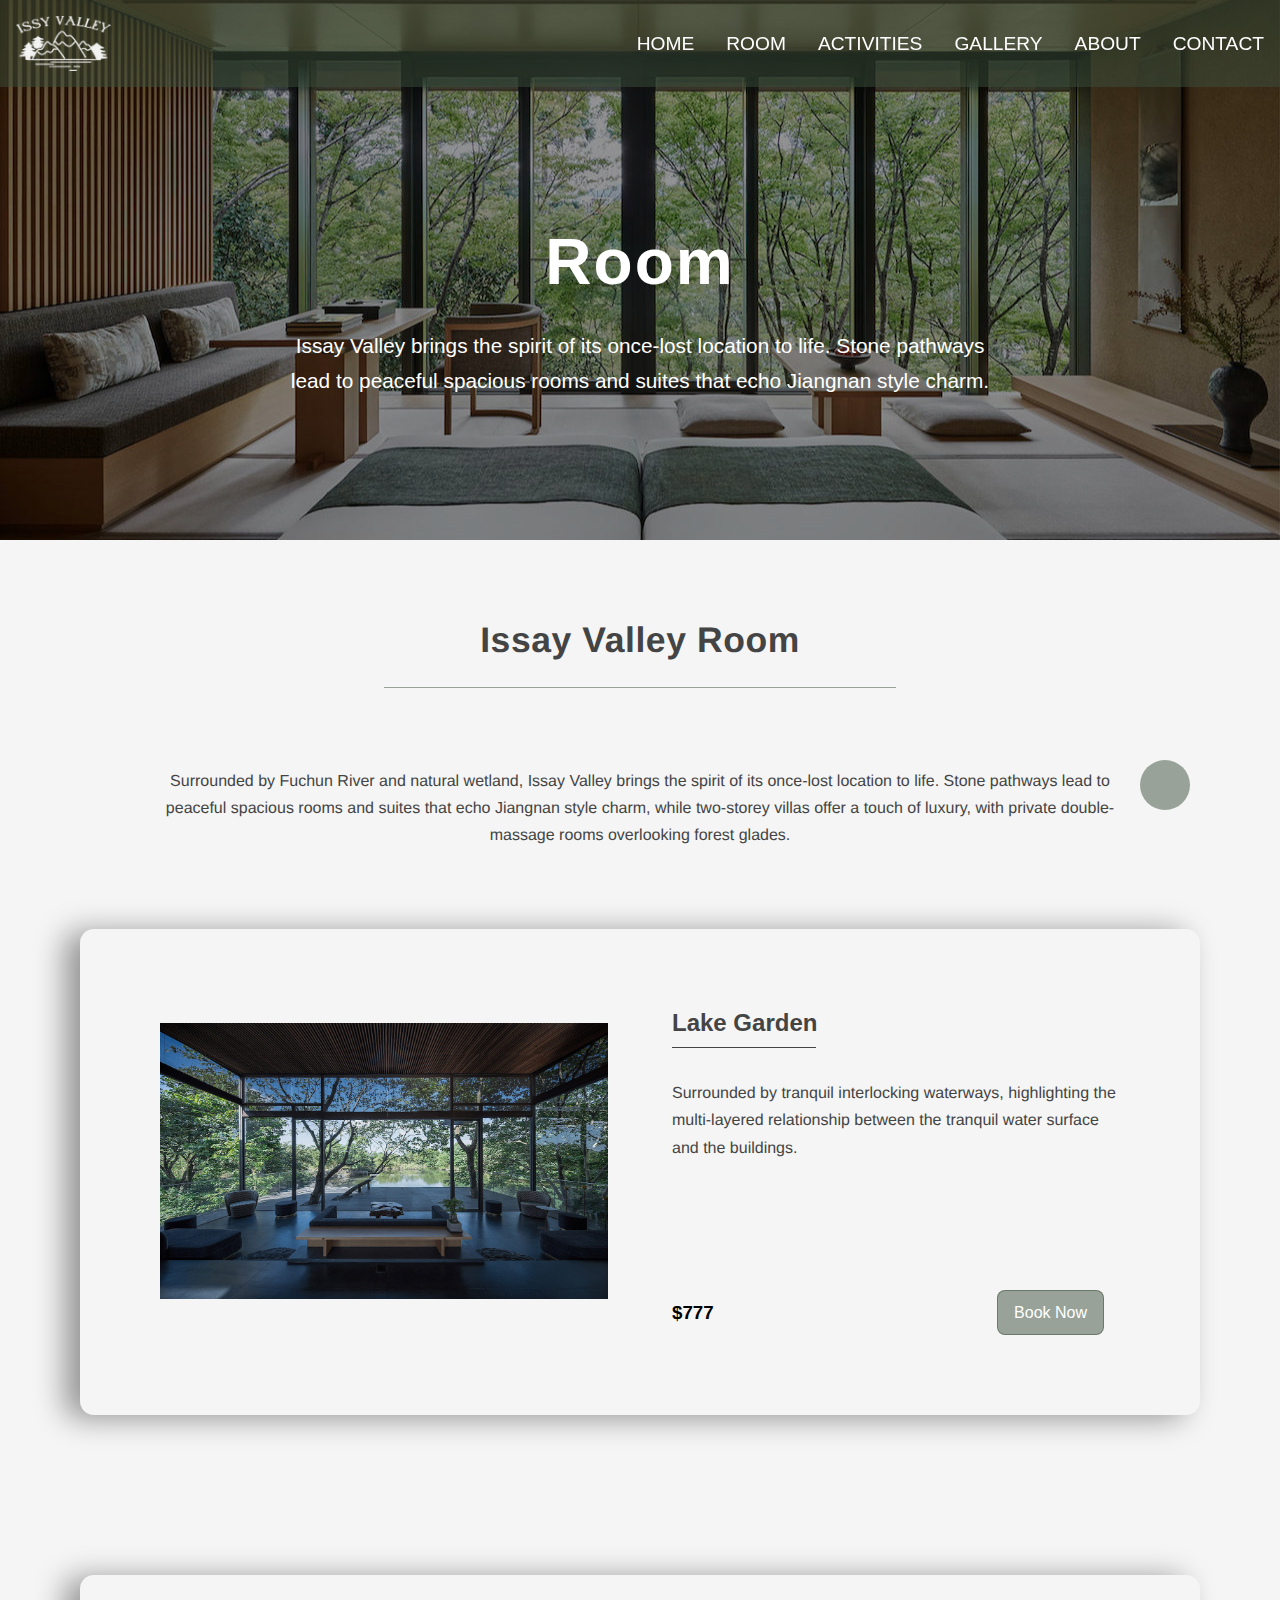
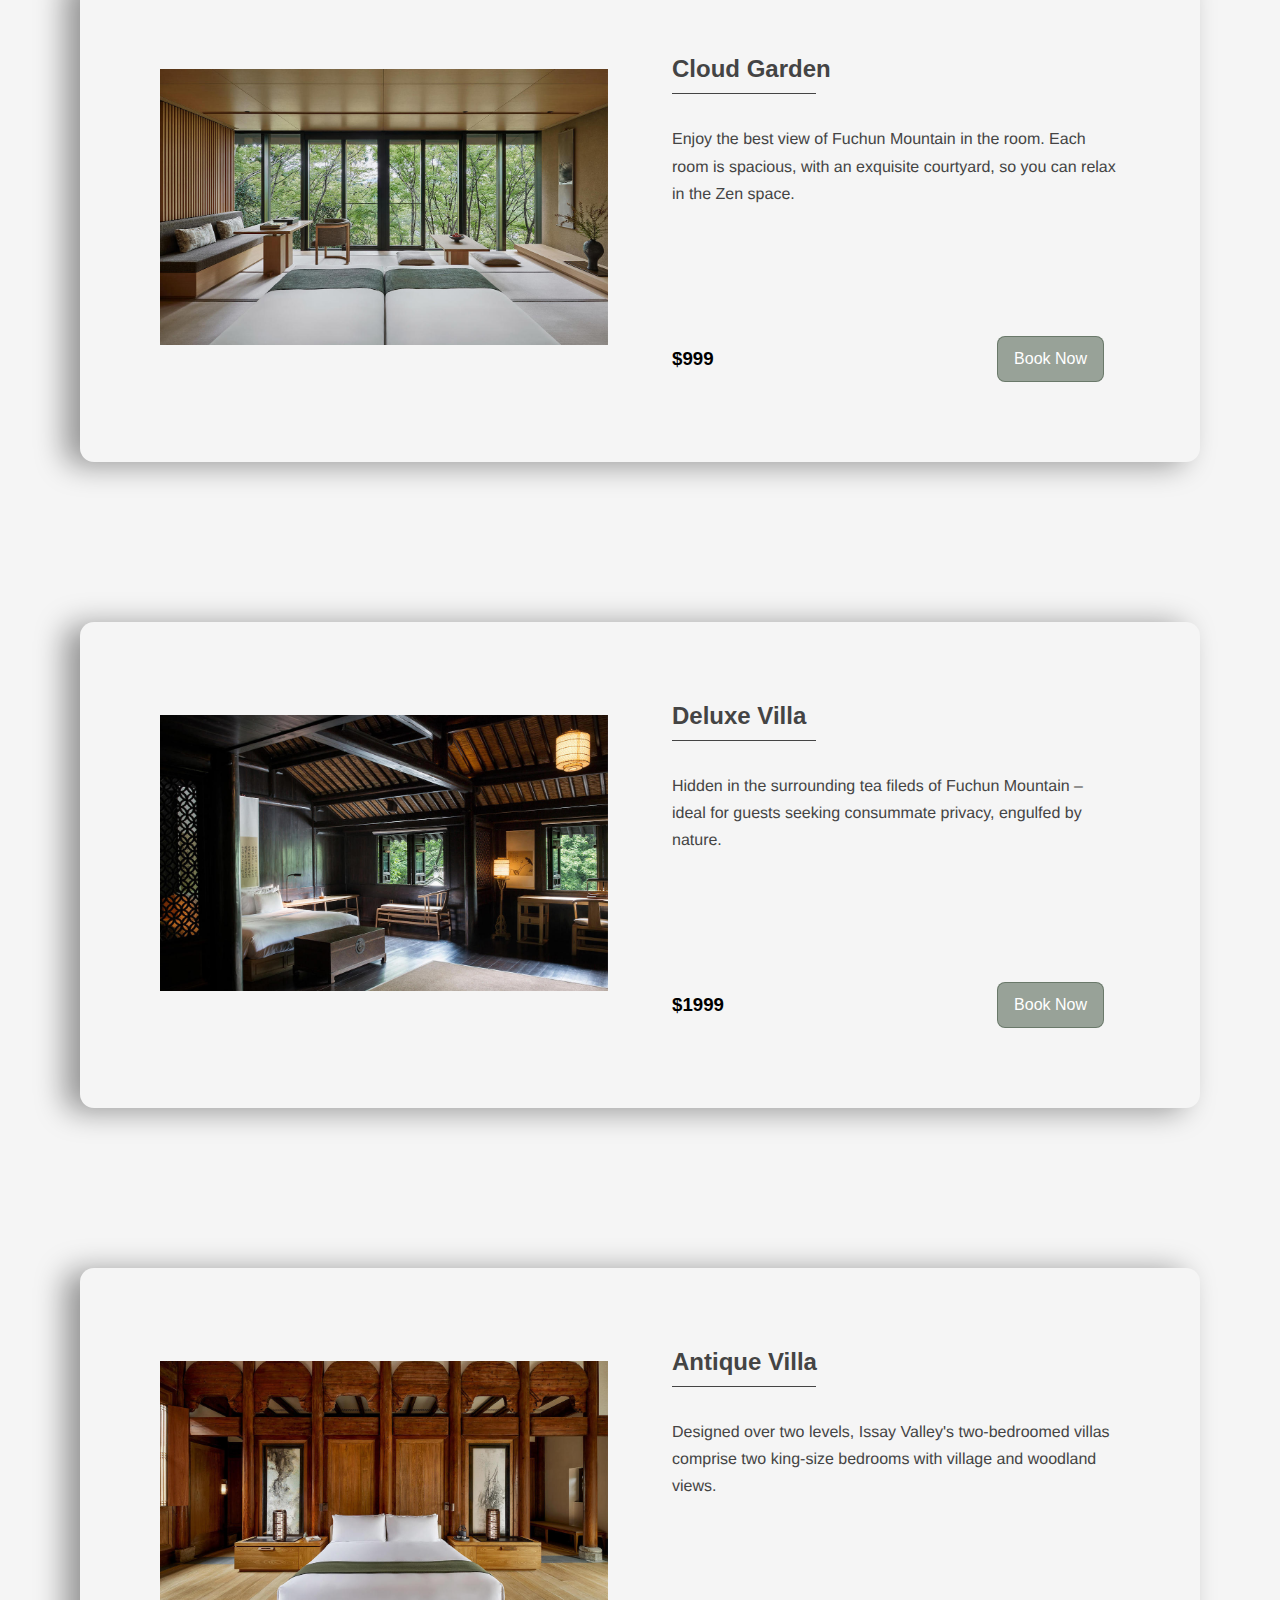
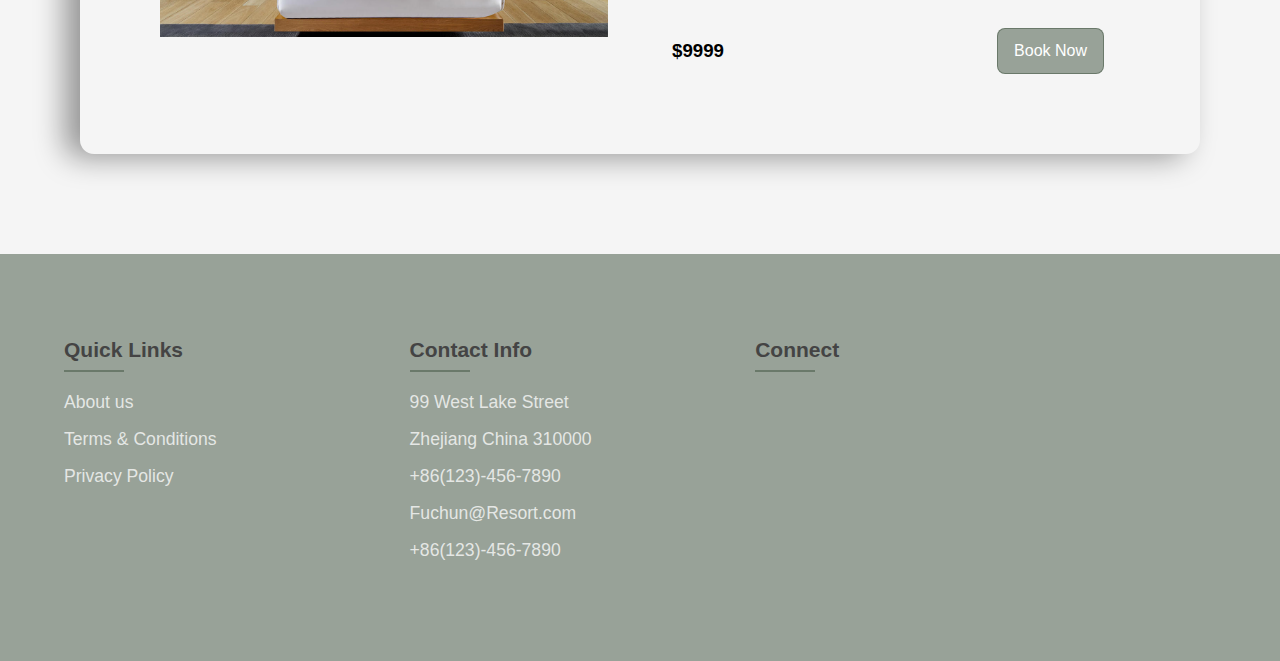
<file: room.html>
<!DOCTYPE html>
<html>
    <head>
        <meta charset="utf-8">
        <meta http-equiv="X-UA-Compatible" content="IE=edge">
        <title>Issay Valley</title>
        <meta name="description" content="">
        <meta name="viewport" content="width=device-width, initial-scale=1">
        <link rel="stylesheet" href="https://cdnjs.cloudflare.com/ajax/libs/font-awesome/5.15.3/css/all.min.css" integrity="sha512-iBBXm8fW90+nuLcSKlbmrPcLa0OT92xO1BIsZ+ywDWZCvqsWgccV3gFoRBv0z+8dLJgyAHIhR35VZc2oM/gI1w==" crossorigin="anonymous" referrerpolicy="no-referrer" />
        <!-- (n.d.-c) -->
        <link rel = "stylesheet" href = "css/utility.css">
        <link rel = "stylesheet" href = "css/style.css">
        <link rel = "stylesheet" href = "css/responsive.css">
    </head>
    <body>
        <!-- navbar  -->
        <nav class = "navbar">
            <div class = "container flex">
                <div class="logo">
                    <a href = "index.html" class = "site-brand">
                        <img src="images/logo.png" a href = "index.html">
                    </a>
                </div>
                <button type = "button" id = "navbar-show-btn" class = "flex">
                    <i class = "fas fa-bars"></i>
                </button>
                <div id = "navbar-hide">
                    <button type = "button" id = "navbar-close-btn" class = "flex">
                        <i class = "fas fa-times"></i>
                    </button>
                    <ul class = "navbar-nav">
                        <li class = "nav-item">
                            <a href = "index.html" class = "nav-link">HOME</a>
                        </li>
                        <li class = "nav-item">
                            <a href = "gallery.html" class = "nav-link">ROOM</a>
                        </li>
                        <li class = "nav-item">
                            <a href = "activity.html" class = "nav-link">ACTIVITIES</a>
                        </li>
                        <li class = "nav-item">
                            <a href = "gallery.html" class = "nav-link">GALLERY</a>
                        <li class = "nav-item">
                            <a href = "about.html" class = "nav-link">ABOUT</a>
                        </li>
                        <li class = "nav-item">
                            <a href = "contact.html" class = "nav-link">CONTACT</a>
                        </li>
                    </ul>
                </div>

            </div>
        </nav>
        <!-- end of navbar  -->

      <header class = "flex header-sm room-header">
          <div class = "container">
              <div class = "header-title">
                  <h1>Room</h1>
                  <p>Issay Valley brings the spirit of its once-lost location to life. Stone pathways lead to peaceful spacious rooms and suites that echo Jiangnan style charm. </p>
              </div>
          </div>
      </header>

      <!-- Float Icon For Change Mode -->
      <div class="float">
        <a>
            <i id="mode-change" class="toggler far fa-moon"></i>
        </a>
      </div>
        <!-- Float Icon For Change Mode -->


      <div class="featured-title">
          <h1>Issay Valley Room</h1>
      </div>

      <div class="line"></div>
      <div class="featured-desc">
          <p>Surrounded by Fuchun River and natural wetland, Issay Valley brings the spirit of its once-lost location to life. Stone pathways lead to peaceful spacious rooms and suites that echo Jiangnan style charm, while two-storey villas offer a touch of luxury, with private double-massage rooms overlooking forest glades. </p>
      </div>

        <div class="four-rooms">
          <section class="room" id="room1">
              <div class="row">
                <img src="images/LakeGarden-main.jpeg" alt="" />
                <div class="col">
                  <div class="title">
                    <h1>Lake Garden</h1>
                  </div>
                  <p>
                    Surrounded by tranquil interlocking waterways, highlighting the multi-layered relationship between the tranquil water surface and the buildings.
                  </p>

                  <div class="d-flex">
                    <h3 class="price">$777</h3>
                    <a href="lake.html" class="btn">Book Now</a>
                  </div>
                </div>
              </div>
          </section>

          <section class="room" id="room2">
              <div class="row">
                <img src="images/CloudGarden-main.jpeg" alt="" />
                <div class="col">
                  <div class="title">
                    <h1>Cloud Garden</h1>
                  </div>
                  <p>
                    Enjoy the best view of Fuchun Mountain in the room. Each room is spacious, with an exquisite courtyard, so you can relax in the Zen space.
                  </p>

                  <div class="d-flex">
                    <h3 class="price">$999</h3>
                    <a href="cloud.html" class="btn">Book Now</a>
                  </div>
                </div>
              </div>
          </section>

          <section class="room" id="room3">
              <div class="row">
                <img src="images/Villa-main.jpeg" alt="" />
                <div class="col">
                  <div class="title">
                    <h1>Deluxe Villa</h1>
                  </div>
                  <p>
                    Hidden in the surrounding tea fileds of Fuchun Mountain – ideal for guests seeking consummate privacy, engulfed by nature.
                  </p>

                  <div class="d-flex">
                    <h3 class="price">$1999</h3>
                    <a href="villa.html" class="btn">Book Now</a>
                  </div>
                </div>
              </div>
          </section>

          <section class="room" id="room4">
              <div class="row">
                <img src="images/Suit5.jpeg" alt="" />
                <div class="col">
                  <div class="title">
                    <h1>Antique Villa</h1>
                  </div>
                  <p>
                    Designed over two levels, Issay Valley's two-bedroomed villas comprise two king-size bedrooms with village and woodland views. 
                  </p>

                  <div class="d-flex">
                    <h3 class="price">$9999</h3>
                    <a href="suit.html" class="btn">Book Now</a>
                  </div>
                </div>
              </div>
          </section>
          <div class="empty">
          </div>
        </div>

        <!--footer--->
        <section id="contact">
            <div class="footer">
                <div class="main">
                    <div class="list">
                        <h4>Quick Links</h4>
                        <ul>
                            <li><a href="about.html">About us</a></li>
                            <li><a href="#">Terms & Conditions</a></li>
                            <li><a href="#">Privacy Policy</a></li>                           
                        </ul>
                    </div>

                    <div class="list">
                        <h4>Contact Info</h4>
                        <ul>
                            <li><a href="#"> 99 West Lake Street</a></li>
                            <li><a href="#">Zhejiang China 310000</a></li>
                            <li><a href="#">+86(123)-456-7890</a></li>
                            <li><a href="#">Fuchun@Resort.com</a></li>
                            <li><a href="#">+86(123)-456-7890</a></li>
                        </ul>
                    </div>

                    <div class="list">
                        <h4>Connect</h4>
                        <div class="social">
                            <a href="#"><i class='fab fa-facebook' ></i></a>
                            <a href="#"><i class='fab fa-instagram' ></i></a>
                            <a href="#"><i class='fab fa-twitter' ></i></a>
                            <a href="#"><i class='fab fa-linkedin' ></i></a>
                        </div>
                    </div>
                </div>
            </div>
        </section>
        <!-- js -->
        <script src = "js/script.js"></script>
    </body>
</html>
</file>
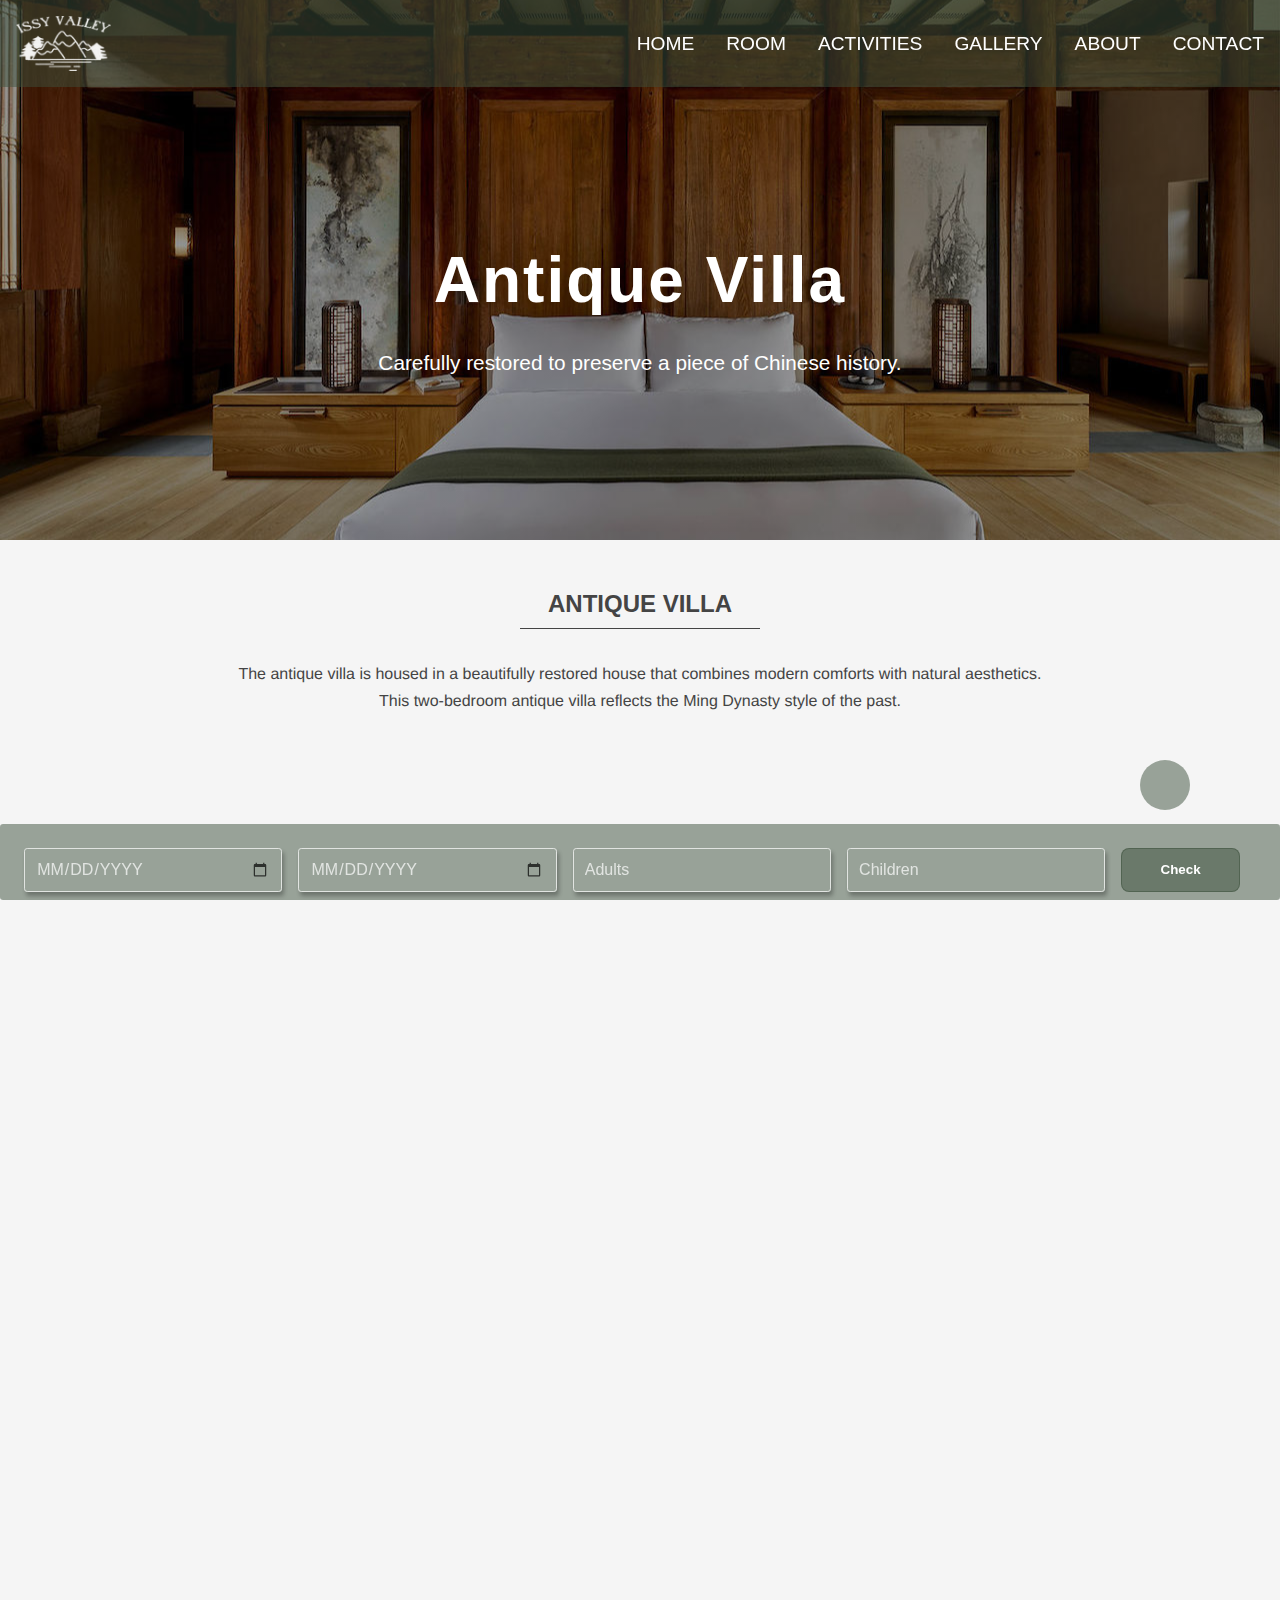
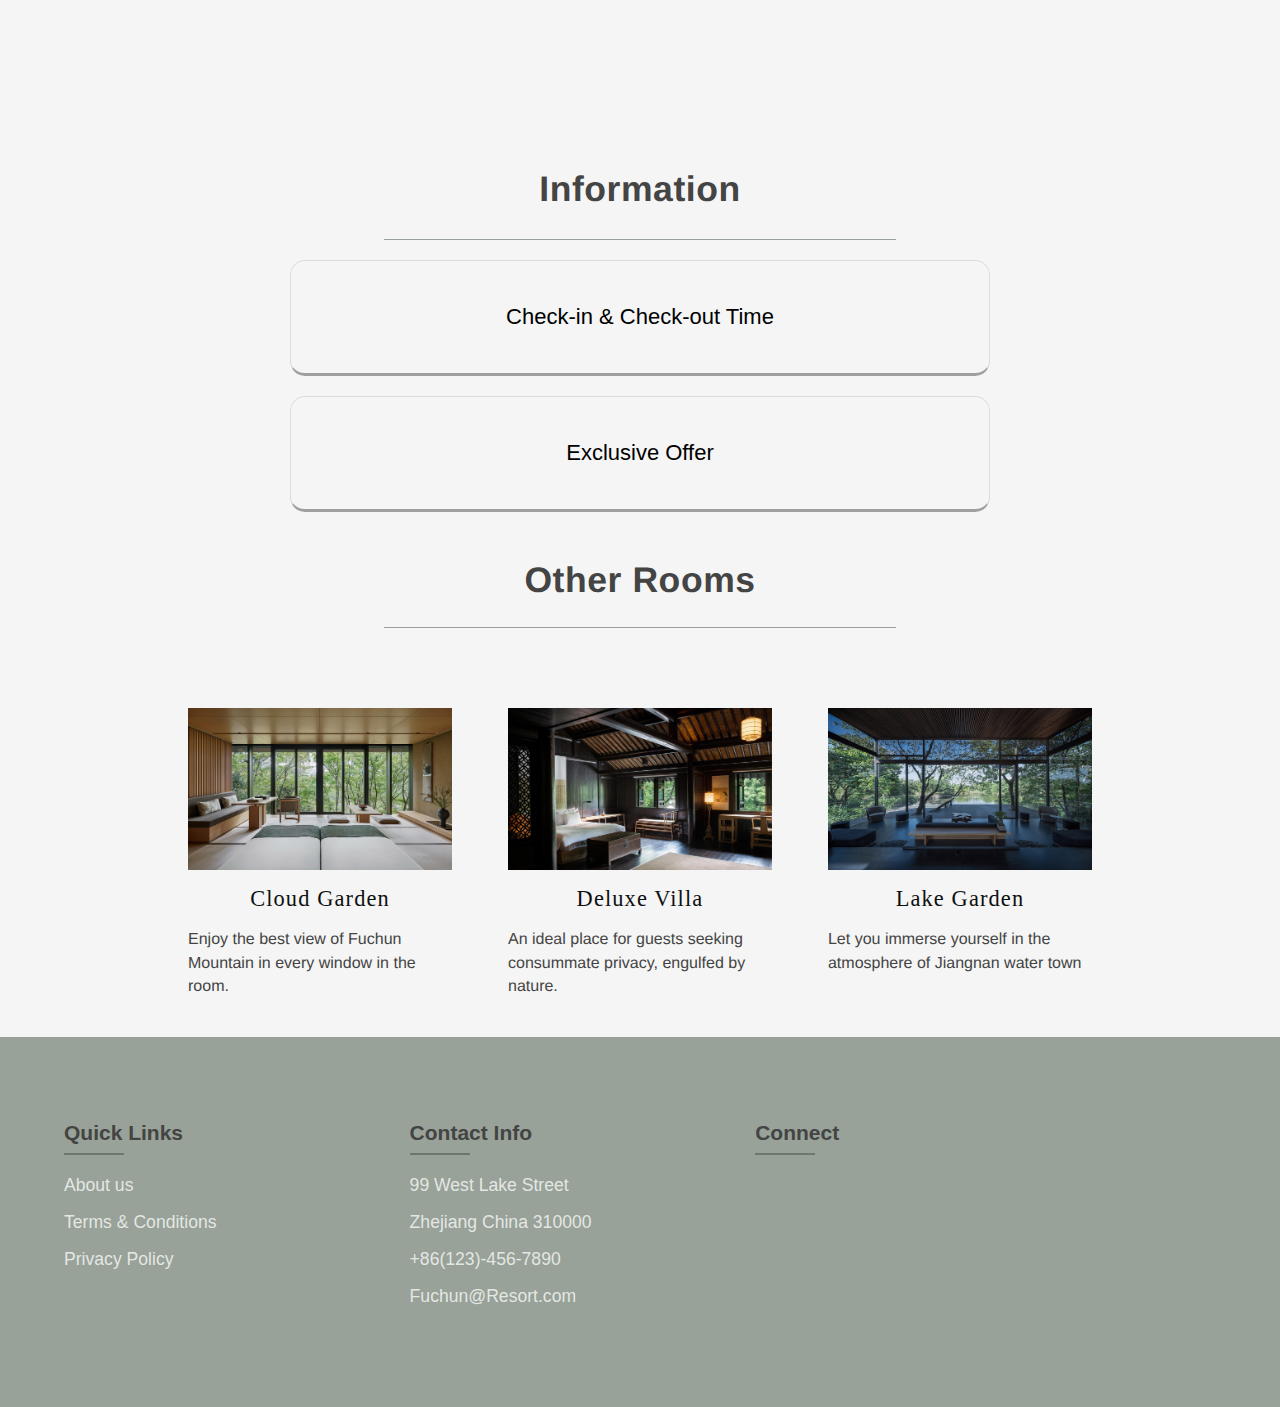
<file: suit.html>
<!DOCTYPE html>
<html>
    <head>
        <meta charset="utf-8">
        <meta http-equiv="X-UA-Compatible" content="IE=edge">
        <title>Issay Valley</title>
        <meta name="description" content="">
        <meta name="viewport" content="width=device-width, initial-scale=1">
        <!-- font awesome cdn -->
        <link rel="stylesheet" href="https://cdnjs.cloudflare.com/ajax/libs/font-awesome/5.15.3/css/all.min.css" integrity="sha512-iBBXm8fW90+nuLcSKlbmrPcLa0OT92xO1BIsZ+ywDWZCvqsWgccV3gFoRBv0z+8dLJgyAHIhR35VZc2oM/gI1w==" crossorigin="anonymous" referrerpolicy="no-referrer" />
        <!-- (n.d.-c) -->
        <link rel = "stylesheet" href = "css/utility.css">
        <link rel = "stylesheet" href = "css/style.css">
        <link rel = "stylesheet" href = "css/responsive.css">
    </head>
    <body>
        <!-- navbar  -->
        <nav class = "navbar">
            <div class = "container flex">
                <div class="logo">
                    <a href = "index.html" class = "site-brand">
                        <img src="images/logo.png" a href = "index.html">
                    </a>
                </div>
                <button type = "button" id = "navbar-show-btn" class = "flex">
                    <i class = "fas fa-bars"></i>
                </button>
                <div id = "navbar-hide">
                    <button type = "button" id = "navbar-close-btn" class = "flex">
                        <i class = "fas fa-times"></i>
                    </button>
                    <ul class = "navbar-nav">
                        <li class = "nav-item">
                            <a href = "index.html" class = "nav-link">HOME</a>
                        </li>
                        <li class = "nav-item">
                            <a href = "room.html" class = "nav-link">ROOM</a>
                        </li>
                        <li class = "nav-item">
                            <a href = "activity.html" class = "nav-link">ACTIVITIES</a>
                        </li>
                        <li class = "nav-item">
                            <a href = "gallery.html" class = "nav-link">GALLERY</a>
                        <li class = "nav-item">
                            <a href = "about.html" class = "nav-link">ABOUT</a>
                        </li>
                        <li class = "nav-item">
                            <a href = "contact.html" class = "nav-link">CONTACT</a>
                        </li>
                    </ul>
                </div>
            </div>
        </nav>
        <!-- end of navbar  -->

        <header class = "flex header-sm suit">
            <div class = "container">
                <div class = "header-title">
                    <h1>Antique Villa</h1>
                    <p>
                        Carefully restored to preserve a piece of Chinese history.             
                    </p>
                </div>
            </div>
        </header>

        <!-- Popup -->
        <div class="popup">
            <div class="close-btn">&times;</div>
            <div class="form" name="detailsForm">
                <h2>Check Details</h2>
                <div class="form-element">
                    <label for="name">Name</label>
                    <input type="text" id="inputname" name="username" placeholder="Enter your name">
                    <small id="name-error">Please fill up your name</small>
                </div>
                <div class="form-element">
                    <label for="payment">Creadit Card Number</label>
                    <input type="number" id="card" placeholder="Enter your card number">
                    <small id="card-error">Please fill up your card number</small>
                </div>
                <div class="form-element">
                    <label for="CVV">CVV</label> 
                    <input type="password" id="CVV" placeholder="Enter your CVV">
                    <small id="CVV-error">Please fill up your CVV</small>
                </div>
                <div class="form-element">
                    <button id="remove" class="tksremove" type="submit">Check</button>
                    <small id="check-error">Please fill up your information</small>
                </div>
            </div>
        </div>
        <div class="pop-center">
            <div class="pop-thanks">
                <img src="images/thanks.PNG" alt="thanks">
                <h2 id="showname">Thank You!</h2>
                <p>Your book information <br>has been successfully submitted. </p>
                <p>Enjoy your vacation!</p>
                <button type="button" id="removetks">OK</button>
            </div>
        </div>
        <!-- End of Popup -->

        <!-- Float Icon For Change Mode -->
        <div class="float">
            <a>
                <i id="mode-change" class="toggler far fa-moon"></i>
            </a>
        </div>
        <!-- Float Icon For Change Mode -->

         <!-- Room Section -->
         <div class="room-main">
            <div class="room-section">
                <div class="room-title">
                    <span>ANTIQUE VILLA</span>                            
                </div>  
                <div class="room-desc">
                        <div>
                             <p>
                                The antique villa is housed in a beautifully restored house that combines modern comforts with natural aesthetics. 
                                <br>This two-bedroom antique villa reflects the Ming Dynasty style of the past.
                            </p>                                     
                        </div>
                </div>               
            </div>   
                     
            <div class="box-main">
                <div class="shell">
                    <div class="box">
                        <img src="images/Suit3.jpeg">
                        <!-- (Five-Bedroom Antique Villa - Luxury Accommodation at Amanyangyun, 2022) -->
                    </div>
                    <div class="box">
                        <img src="images/Suit4.jpeg">
                        <!-- (Five-Bedroom Antique Villa - Luxury Accommodation at Amanyangyun, 2022) -->
                    </div>
                    <div class="box">
                        <img src="images/Suit5.jpeg">
                        <!-- (Five-Bedroom Antique Villa - Luxury Accommodation at Amanyangyun, 2022) -->
                    </div>
                    <div class="box">
                        <img src="images/Suit7.jpeg">
                        <!-- (Five-Bedroom Antique Villa - Luxury Accommodation at Amanyangyun, 2022) -->
                    </div>
                </div>
            </div>
        </div>
        <!-- End of Room Section -->

        <!-- Room Information -->
        <div class="down-info ">
            <div class="room-section ">
                <div class="featured-title">
                    <h1>Information</h1>
                </div>
                <div class="line"></div>
            </div>

            <details class="down-info-one">
                <summary class="room-title-sm">
                    Check-in & Check-out Time
                </summary>
                <div>
                    <ul class="room-desc">
                        <li>• Check in time at 2:00pm. </li>
                        <li>• check out time at 12:00pm.</li>
                    </ul>
                </div>
            </details>
            
            <details class="down-info-one ">
                <summary class="room-title-sm">
                    Exclusive Offer
                </summary>
                <div>
                    <ul class="room-desc">
                        <li>• This room features lounge access</li>
                        <li>• Complimentary Cocktails</li>
                        <li>• Complimentary pressing, 2 garments per stay</li>
                    </ul>
                </div>
            </details>
        </div>
        <!-- End of Room Information -->

        <section class="other-room">
            <section class="featured-room">
                <div class="featured-title">
                    <h1>Other Rooms</h1>
                </div>
                <div class="line"></div>
                <div class="featured-desc">
                </div>
                <div class="rooms">
                    <div class="room-one">
                        <div class="room-img">
                            <img src="images/CloudGarden-main.jpeg"  alt="">
                            <!-- (washigamine-pavilion - Luxury Accommodation at Aman Kyoto, 2022) -->
                        </div>
                        <div class="room-des">
                            <div class="room-name"><a href="cloud.html" class="title">Cloud Garden</a></div>
                            <p class="desc">
                                Enjoy the best view of Fuchun Mountain in every window in the room.
                            </p>
                        </div>
                    </div>
                    <div class="room-one">
                        <div class="room-img">
                            <img src="images/Villa-main.jpeg" alt="">
                            <!-- (Village Villa - Luxury Accommodation at Amanfayun, 2022) -->
                        </div>
                        <div class="room-des">
                            <div class="room-name"><a href="villa.html" class="title">Deluxe Villa</a></div>
                            <p class="desc">
                                An ideal place for guests seeking consummate privacy, engulfed by nature.
                            </p>
                        </div>
                    </div>
                    <div class="room-one">
                        <div class="room-img">
                            <img src="images/LakeGarden-main.jpeg" alt="">
                            <!-- 2022. [online] Available at: <https://oss.gooood.cn/uploads/2020/10/028-muh-shoou-xixi-china-by-goa.jpg> [Accessed 5 October 2022]. -->
                        </div>
                        <div class="room-des">
                            <div class="room-name"><a href="lake.html" class="title">Lake Garden</a></div>
                            <p class="desc">
                                Let you immerse yourself in the atmosphere of Jiangnan water town                            
                            </p>
                        </div>
                    </div>
                </div>
            </section>
        </section>

        <!--footer--->
        <section id="contact">
            <div class="footer">
                <div class="main">
                    <div class="list" id="quick-links">
                        <h4>Quick Links</h4>
                        <ul>
                            <li><a href="about.html">About us</a></li>
                            <li><a href="#">Terms & Conditions</a></li>
                            <li><a href="#">Privacy Policy</a></li> 
                        </ul>
                    </div>

                    <div class="list" id="contact-info">
                        <h4>Contact Info</h4>
                        <ul>
                            <li><a href="#">99 West Lake Street</a></li>
                            <li><a href="#">Zhejiang China 310000</a></li>
                            <li><a href="#">+86(123)-456-7890</a></li>
                            <li><a href="#">Fuchun@Resort.com</a></li>
                        </ul>
                    </div>

                    <div class="list" id="connect">
                        <h4>Connect</h4>
                        <div class="social">
                            <a href="#"><i class='fab fa-facebook' ></i></a>
                            <a href="#"><i class='fab fa-instagram' ></i></a>
                            <a href="#"><i class='fab fa-twitter' ></i></a>
                            <a href="#"><i class='fab fa-linkedin' ></i></a>
                        </div>
                    </div>
                </div>
            </div>
        </section>

        <div class = "header-form sticky-form">
            <form class = "flex sticky-form2">
                <input type = "date" class = "form-control btn1" placeholder="Check In">
                <input type="date" class = "form-control" placeholder="Check Out">
                <input type="number" class = "form-control" placeholder="Adults">
                <input type="number" class = "form-control" placeholder="Children">
                <input type="button" class = "btn" id="show-reserve" value = "Check">
            </form>
        </div>
        <!-- js -->
        <script src = "js/script.js"></script>
    </body>
    </html>
</file>
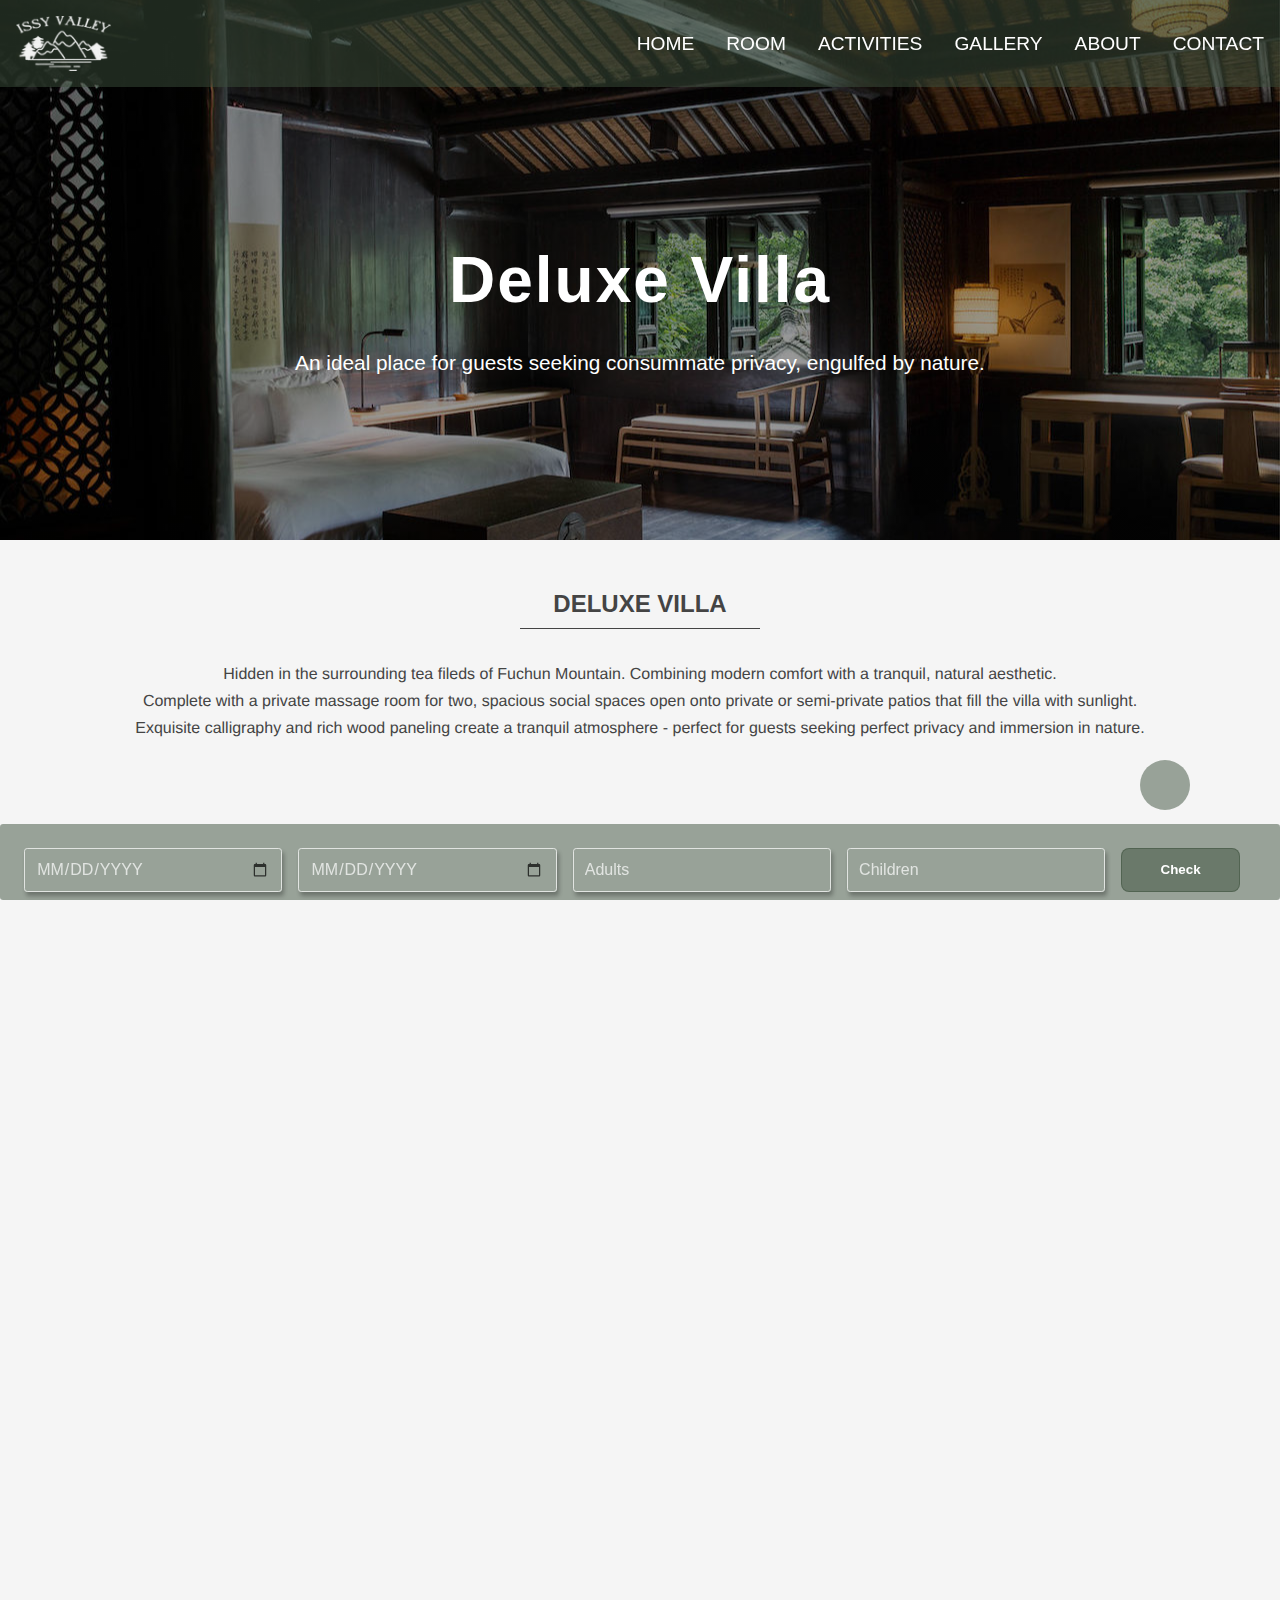
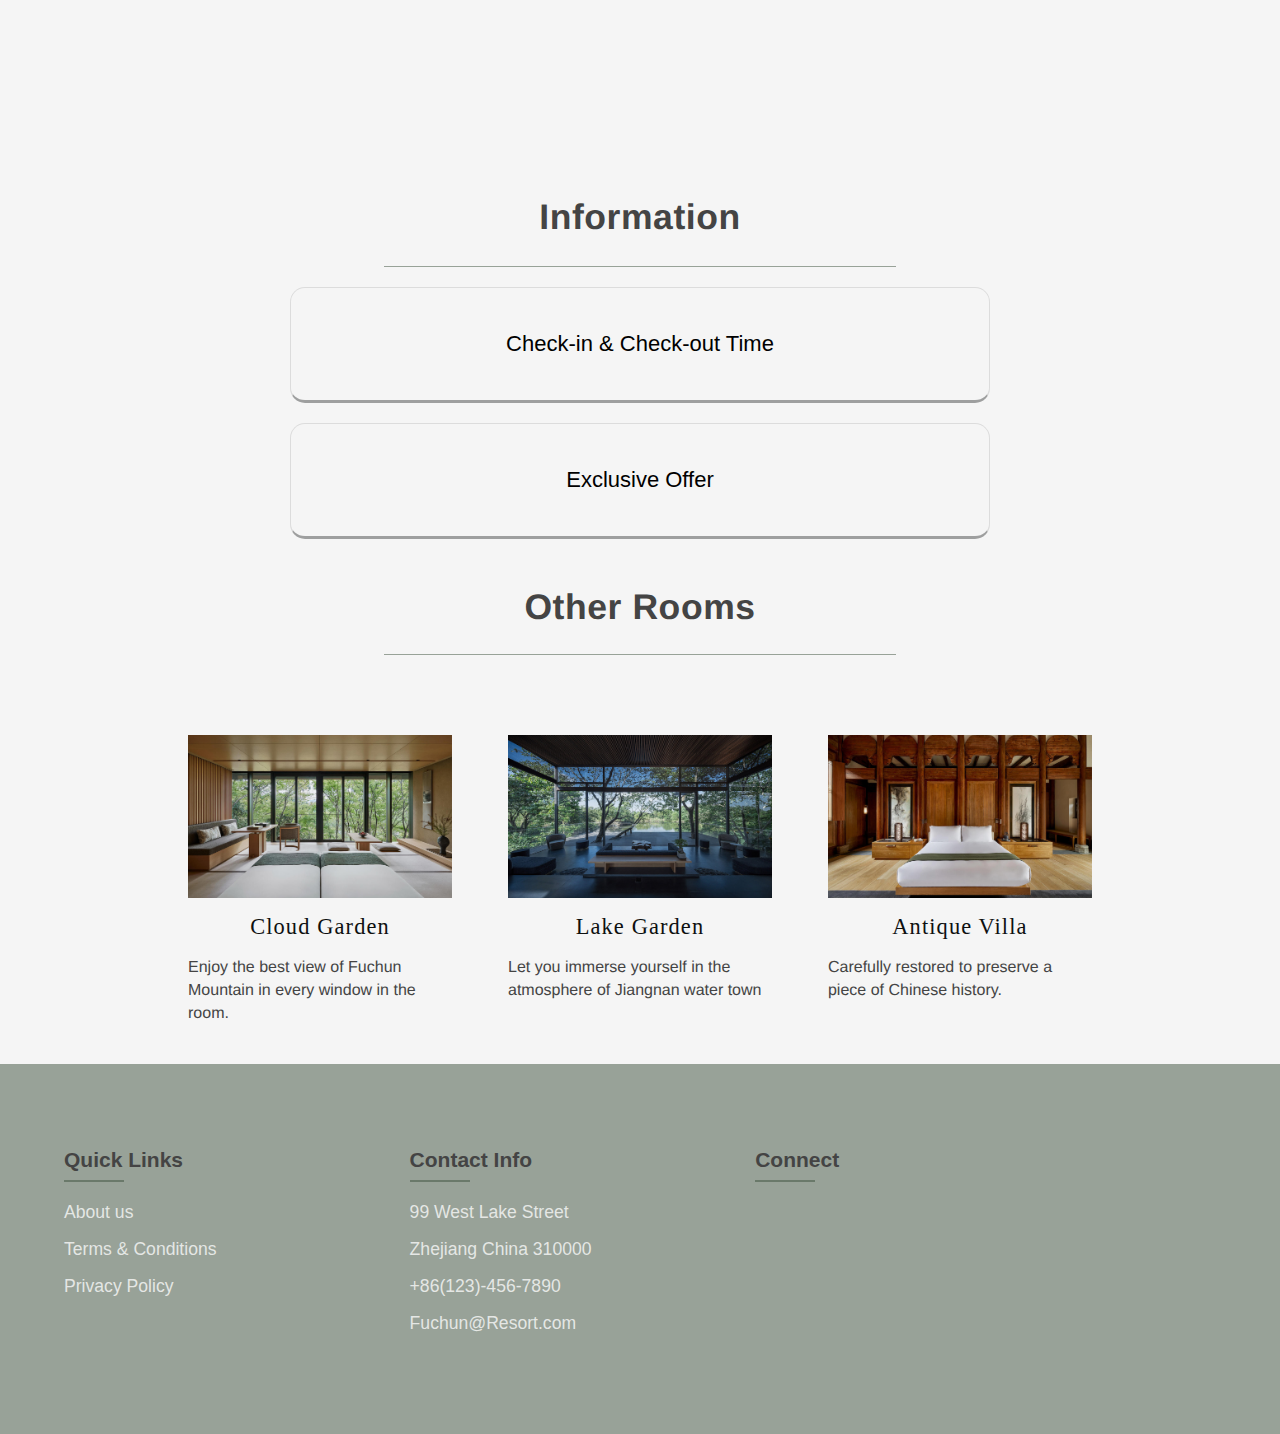
<file: villa.html>
<!DOCTYPE html>
<html>
    <head>
        <meta charset="utf-8">
        <meta http-equiv="X-UA-Compatible" content="IE=edge">
        <title>Deluxe Vill</title>
        <meta name="description" content="">
        <meta name="viewport" content="width=device-width, initial-scale=1">
        <link rel="stylesheet" href="https://cdnjs.cloudflare.com/ajax/libs/font-awesome/5.15.3/css/all.min.css" integrity="sha512-iBBXm8fW90+nuLcSKlbmrPcLa0OT92xO1BIsZ+ywDWZCvqsWgccV3gFoRBv0z+8dLJgyAHIhR35VZc2oM/gI1w==" crossorigin="anonymous" referrerpolicy="no-referrer" />
        <!-- (n.d.-c) -->
        <link rel = "stylesheet" href = "css/utility.css">
        <link rel = "stylesheet" href = "css/style.css">
        <link rel = "stylesheet" href = "css/responsive.css">
    </head>
    <body>
        <!-- navbar  -->
        <nav class = "navbar">
            <div class = "container flex">
                <div class="logo">
                    <a href = "index.html" class = "site-brand">
                        <img src="images/logo.png" a href = "index.html">
                    </a>
                </div>
                <button type = "button" id = "navbar-show-btn" class = "flex">
                    <i class = "fas fa-bars"></i>
                </button>
                <div id = "navbar-hide">
                    <button type = "button" id = "navbar-close-btn" class = "flex">
                        <i class = "fas fa-times"></i>
                    </button>
                    <ul class = "navbar-nav">
                        <li class = "nav-item">
                            <a href = "index.html" class = "nav-link">HOME</a>
                        </li>
                        <li class = "nav-item">
                            <a href = "room.html" class = "nav-link">ROOM</a>
                        </li>
                        <li class = "nav-item">
                            <a href = "activity.html" class = "nav-link">ACTIVITIES</a>
                        </li>
                        <li class = "nav-item">
                            <a href = "gallery.html" class = "nav-link">GALLERY</a>
                        <li class = "nav-item">
                            <a href = "about.html" class = "nav-link">ABOUT</a>
                        </li>
                        <li class = "nav-item">
                            <a href = "contact.html" class = "nav-link">CONTACT</a>
                        </li>
                    </ul>
                </div>
            </div>
        </nav>
        <!-- end of navbar  -->

        <!-- Popup -->
        <div class="popup">
            <div class="close-btn">&times;</div>
            <div class="form" name="detailsForm">
                <h2>Check Details</h2>
                <div class="form-element">
                    <label for="name">Name</label>
                    <input type="text" id="inputname" name="username" placeholder="Enter your name">
                    <small id="name-error">Please fill up your name</small>
                </div>
                <div class="form-element">
                    <label for="payment">Creadit Card Number</label>
                    <input type="number" id="card" placeholder="Enter your card number">
                    <small id="card-error">Please fill up your card number</small>
                </div>
                <div class="form-element">
                    <label for="CVV">CVV</label> 
                    <input type="password" id="CVV" placeholder="Enter your CVV">
                    <small id="CVV-error">Please fill up your CVV</small>
                </div>
                <div class="form-element">
                    <button id="remove" class="tksremove" type="submit">Check</button>
                    <small id="check-error">Please fill up your information</small>
                </div>
            </div>
        </div>
        <div class="pop-center">
            <div class="pop-thanks">
                <img src="images/thanks.PNG" alt="thanks">
                <h2 id="showname">Thank You!</h2>
                <p>Your book information <br>has been successfully submitted. </p>
                <p>Enjoy your vacation!</p>
                <button type="button" id="removetks">OK</button>
            </div>
        </div>
        <!-- End of Popup -->

        <header class = "flex header-sm villa">
            <div class = "container">
                <div class = "header-title">
                    <h1>Deluxe Villa</h1>
                    <p>
                        An ideal place for guests seeking consummate privacy, engulfed by nature.
                    </p>
                </div>
            </div>
        </header>

        <!-- Float Icon For Change Mode -->
        <div class="float">
            <a>
                <i id="mode-change" class="toggler far fa-moon"></i>
            </a>
        </div>
        <!-- Float Icon For Change Mode -->

         <!-- Room Section -->
         <div class="room-main">
            <div class="room-section">
                <div class="room-title">
                    <span>DELUXE VILLA</span>                            
                </div>  
                <div class="room-desc">
                    <div>
                            <p>
                            Hidden in the surrounding tea fileds of Fuchun Mountain. Combining modern comfort with a tranquil, natural aesthetic. 
                            <br>Complete with a private massage room for two, spacious social spaces open onto private or semi-private patios that fill the villa with sunlight. 
                            <br>Exquisite calligraphy and rich wood paneling create a tranquil atmosphere - perfect for guests seeking perfect privacy and immersion in nature.                            
                        </p>
                    </div>
                </div>               
            </div>   
                     
            <div class="box-main">
                <div class="shell">
                    <div class="box">
                        <img src="images/Villa-main.jpeg">
                        <!-- (Village Villa - Luxury Accommodation at Amanfayun, 2022) -->
                    </div>
                    <div class="box">
                        <img src="images/Villa2.jpeg">
                        <!-- (Village Villa - Luxury Accommodation at Amanfayun, 2022) -->
                    </div>
                    <div class="box">
                        <img src="images/Villa3.jpeg">
                        <!-- (Village Villa - Luxury Accommodation at Amanfayun, 2022) -->
                    </div>
                    <div class="box">
                        <img src="images/Villa5.jpeg">
                        <!-- (Village Villa - Luxury Accommodation at Amanfayun, 2022) -->
                    </div>
                </div>
            </div>
        </div>
        <!-- End of Room Section -->

        <!-- Room Information -->
        <div class="down-info ">
            <div class="room-section ">
                <div class="featured-title">
                    <h1>Information</h1>
                </div>
                <div class="line"></div>
            </div>

            <details class="down-info-one">
                <summary class="room-title-sm">
                    Check-in & Check-out Time
                </summary>
                <div>
                    <ul class="room-desc">
                        <li>• Check in time at 2:00pm. </li>
                        <li>• check out time at 12:00pm.</li>
                    </ul>
                </div>
            </details>
            
            <details class="down-info-one ">
                <summary class="room-title-sm">
                    Exclusive Offer
                </summary>
                <div>
                    <ul class="room-desc">
                        <li>• This room features lounge access</li>
                        <li>• Complimentary Cocktails</li>
                        <li>• Complimentary pressing, 2 garments per stay</li>
                    </ul>
                </div>
            </details>
        </div>
        <!-- End of Room Information -->

        <section class="other-room">
            <section class="featured-room">
                <div class="featured-title">
                    <h1>Other Rooms</h1>
                </div>
                <div class="line"></div>
                <div class="featured-desc">
                </div>
                <div class="rooms">
                    <div class="room-one">
                        <div class="room-img">
                            <img src="images/CloudGarden-main.jpeg"  alt="">
                            <!-- (washigamine-pavilion - Luxury Accommodation at Aman Kyoto, 2022) -->
                        </div>
                        <div class="room-des">
                            <div class="room-name"><a href="cloud.html" class="title">Cloud Garden</a></div>
                            <p class="desc">
                                Enjoy the best view of Fuchun Mountain in every window in the room.
                            </p>
                        </div>
                    </div>
                    <div class="room-one">
                        <div class="room-img">
                            <img src="images/LakeGarden-main.jpeg" alt="">
                            <!-- 2022. [online] Available at: <https://oss.gooood.cn/uploads/2020/10/028-muh-shoou-xixi-china-by-goa.jpg> [Accessed 5 October 2022]. -->
                        </div>
                        <div class="room-des">
                            <div class="room-name"><a href="lake.html" class="title">Lake Garden</a></div>
                            <p class="desc">
                                Let you immerse yourself in the atmosphere of Jiangnan water town                            
                            </p>
                        </div>
                    </div>
                    <div class="room-one">
                        <div class="room-img">
                            <img src="images/Suit5.jpeg" alt="">
                            <!-- (Five-Bedroom Antique Villa - Luxury Accommodation at Amanyangyun, 2022) -->
                        </div>
                        <div class="room-des">
                            <div class="room-name"><a href="suit.html" class="title">Antique Villa</a></div>
                            <p class="desc">
                                Carefully restored to preserve a piece of Chinese history.                            
                            </p>
                        </div>
                    </div>
                </div>
            </section>
        </section>


        <!--footer--->
        <section id="contact">
            <div class="footer">
                <div class="main">
                    <div class="list" id="quick-links">
                        <h4>Quick Links</h4>
                        <ul>
                            <li><a href="about.html">About us</a></li>
                            <li><a href="#">Terms & Conditions</a></li>
                            <li><a href="#">Privacy Policy</a></li>     
                        </ul>
                    </div>

                    <div class="list" id="contact-info">
                        <h4>Contact Info</h4>
                        <ul>
                            <li><a href="#">99 West Lake Street</a></li>
                            <li><a href="#">Zhejiang China 310000</a></li>
                            <li><a href="#">+86(123)-456-7890</a></li>
                            <li><a href="#">Fuchun@Resort.com</a></li>
                        </ul>
                    </div>

                    <div class="list" id="connect">
                        <h4>Connect</h4>
                        <div class="social">
                            <a href="#"><i class='fab fa-facebook' ></i></a>
                            <a href="#"><i class='fab fa-instagram' ></i></a>
                            <a href="#"><i class='fab fa-twitter' ></i></a>
                            <a href="#"><i class='fab fa-linkedin' ></i></a>
                        </div>
                    </div>
                </div>
            </div>
        </section>
        
        <div class = "header-form sticky-form">
            <form class = "flex sticky-form2">
                <input type = "date" class = "form-control btn1" placeholder="Check In">
                <input type="date" class = "form-control" placeholder="Check Out">
                <input type="number" class = "form-control" placeholder="Adults">
                <input type="number" class = "form-control" placeholder="Children">
                <input type="button" class = "btn" id="show-reserve" value = "Check">
            </form>
        </div>
        <!-- js -->
        <script src = "js/script.js"></script>
    </body>
    </html>
</file>
<file: css/utility.css>
:root{
    --green: rgb(59,80,59,0.5);
    --light-grey: #f7f7f7;
    --dark: #0e1010;
    --background: whitesmoke;
    --trans: all 0.3s ease-in-out;
    --p-font:1.1rem;
}
html, body{
    font-family: "proxima-nova", Arial, sans-serif;
    background-color: var(--background);
}
h1{
    margin-bottom: 1.6rem;
    font-size: 2.22rem;
}
a{
    color: var(--dark);
    text-decoration: none;
}
ul{
    list-style-type: none;
}
button, input[type = "submit"]{
    font-size: 1rem;
    cursor: pointer;
    font-family: 'Raleway', sans-serif;
}
.container{
    max-width: 1320px;
    padding: 0 1rem;
    margin: 0 auto;
}
.flex{
    display: flex;
    align-items: center;
    justify-content: center;
}
.text{
    font-weight: 400;
    opacity: 0.9;
    line-height: 1.6;
    letter-spacing: 1px;
}
.form-control{
    width: 100%;
    margin: 0.6rem 0;
    max-width: 500px;
    border: 1px solid #fff;
    border-radius: 0.2rem;
    padding: 0.7rem;
    font-size: 1rem;
    font-family: 'Raleway', sans-serif;
    color: #fff;
    opacity: 0.7 ;
    background-color: transparent;
    box-sizing: border-box;
}
.btn{
    padding: 0.7rem 2.4rem;
    border-radius: 0.5rem;
    font-weight: 600;
    background-color: var(--green);
    color: #fff;
    border: 1px solid var(--green);
}
.btn:hover{
    opacity: 0.9;
    transition: var(--trans);
}
.gallery-img{
    padding: 4rem 0;
}
img{
    width: 100%;
    display: block;
}
.title-wrap{
    text-align: center;
    padding: 1.4rem 0;
    margin-bottom: 2rem;
    letter-spacing: 2px;
    text-transform: uppercase;
}
.lg-title{
    font-size: 1.8rem;
}
.sm-title{
    display: block;
    color: var(--smtitlecolor);
    font-weight: 300;
    font-size: 1.2rem;
    padding-bottom: 1rem;
    max-width: 450px;
    margin-right: auto;
    margin-left: auto;
    line-height: 1.7;
}
#gallery img{
    width: 100%;
    height: auto;
    display: block;
}
</file>
<file: css/style.css>
:root{
    --green: rgb(59,80,59,0.5);
    --light-grey: #f7f7f7;
    --dark: #0e1010;
    --background: whitesmoke;
    --tks:rgb(59,80,59,0.9);
    --h4color:#444;
    --cardcolor:rgb(59,80,59,0.5);
    --smtitlecolor:#787878;
    --trans: all 0.3s ease-in-out;
    --p-font:1.1rem;
}
*{
    padding: 0;
    margin: 0;
    box-sizing: border-box;
}

/* Logo */
.logo{
    position: relative;
    margin: 0 10;
    color: #fff;
    font-size: 2.4rem;
    font-weight: 600;
    opacity: 0.95;
}
.site-brand span{
    font-weight: 300;
}
/* End of Logo */

/* Nav Button */
#navbar-show-btn{
    background: transparent;
    color: white;
    font-size: 2rem;
    opacity: 0.8;
    transition: var(--trans);
    border: none;
}
#navbar-show-btn:hover{
    opacity: 1;
}
#navbar-close-btn{
    background: none;
    color: #fff;
    width: 35px;
    height: 35px;
    border-radius: 0.2rem;
    font-size: 2rem;
    transition: var(--trans);
    position: absolute;
    left: 1rem;
    top: 2rem;
    border: none;
}
#navbar-close-btn:hover{
    background-color: #fff;
    color: var(--green);
}
/* End of Nav Button */

/* Navbar */
.navbar{
    position: fixed;
    top: 0;
    width: 100%;
    background-color: var(--green);
    padding: 1rem 0;
    z-index: 999;
}
.navbar .container{
    justify-content: space-between;
}
#navbar-hide{
    background-color: var(--green);
    position: fixed;
    top: 0;
    right: 0;
    width: 50%;
    height: 100%;
    padding: 2rem;
    transform: translateX(100%);
    transition: var(--trans);
}
.navbar-hideandshow{
    transform: translateX(0)!important;
}
.navbar-nav{
    margin-top: 5rem;
}
.nav-item{
    margin: 1.6rem 0;
}
.nav-link{
    color: #fff;
    font-size: 1.2rem;
    transition: var(--trans);
}
.nav-link:hover{
    opacity: 0.8;
}
/* End of Navbar */

/* Header */
header{
    min-height: 100vh;
    padding-top: 7rem;
    background: linear-gradient(rgba(0, 0, 0, 0.4), rgba(0, 0, 0, 0.4)), url(../images/LakeGarden-main.jpeg) center/cover no-repeat;
    /*2022. [online] Available at: <https://oss.gooood.cn/uploads/2020/10/028-muh-shoou-xixi-china-by-goa.jpg> [Accessed 5 October 2022].*/
    flex-direction: column;
    color: #fff;
    text-align: center;
}
.header-title h1{
    font-size: 2.8rem;
    letter-spacing: 2px;
}
.header-title p{
    margin: 1.8rem auto;
    max-width: 700px;
    font-weight: 500;
    font-size: 1.3rem;
    line-height: 1.7;
}
/* End of Header */

/* Booking Form */
.header-form{
    background: rgba(0, 0, 0, 0.5);
    padding: 2rem 5rem;
    border-radius: 0.2rem;
    position: relative;
    bottom: 0;
}
.header-form h3{
    font-size: 1.2rem;
}
.header-form form{
    flex-direction: column;
    margin-top: 1.8rem;
}
.header-form form .form-control{
    box-shadow: 2px 4px 4px rgba(0, 0, 0, 0.4);
}
.header-form input[type = "date"]{
    text-transform: uppercase;
}
.header-form input:not([type = "submit"])::placeholder{
    color: #fff;
}
.header-form .btn{
    margin-top: 0.8rem;
}
/* End of Booking Form */

/* HomePage Gallery */
.index-gallery{
    margin: 0;
    user-select: none;
    font-family: sans-serif;
}
.index-gallery #slider {
    position: relative;
    width: 40%;
    height: 30vw;
    margin: 8rem auto;
    perspective: 1400px;
    transform-style: preserve-3d;
}
.index-gallery input[type=radio] {
    position: relative;
    top: 108%;
    left: 50%;
    width: 18px;
    height: 18px;
    margin: 0 15px 0 0;
    opacity: 0.4;
    transform: translateX(-83px);
    cursor: pointer;
}
.index-gallery input[type=radio]:nth-child(5) {
    margin-right: 0px;
}
.index-gallery input[type=radio]:checked {
    opacity: 1;
}
.index-gallery #slider label {
    position: absolute;
    width: 100%;
    height: 100%;
    left: 0;
    top: 0;
    color: white;
    font-size: 70px;
    font-weight: bold;
    border-radius: 5px;
    cursor: pointer;
    display: flex;
    align-items: center;
    justify-content: center;
    transition: transform 400ms ease;
}
#s1:checked ~ #slide1, #s2:checked ~ #slide2, #s3:checked ~ #slide3, #s4:checked ~ #slide4, #s5:checked ~ #slide5 {
    transform: translate3d(0%, 0, 0px);
}
#s1:checked ~ #slide2, #s2:checked ~ #slide3, #s3:checked ~ #slide4, #s4:checked ~ #slide5, #s5:checked ~ #slide1 {
    transform: translate3d(75%, 0, -100px);
}
#s1:checked ~ #slide3, #s2:checked ~ #slide4, #s3:checked ~ #slide5, #s4:checked ~ #slide1, #s5:checked ~ #slide2 {
    transform: translate3d(90%, 0, -250px);
}
#s1:checked ~ #slide4, #s2:checked ~ #slide5, #s3:checked ~ #slide1, #s4:checked ~ #slide2, #s5:checked ~ #slide3 {
    transform: translate3d(-90%, 0, -250px);
}
#s1:checked ~ #slide5, #s2:checked ~ #slide1, #s3:checked ~ #slide2, #s4:checked ~ #slide3, #s5:checked ~ #slide4 {
    transform: translate3d(-75%, 0, -100px);
}
/* End of HomePage Gallery */

/* Featured Room */
.featured-room{
    margin-top: 10rem;
}
.featured-title{
    font-family: 'Work Sans', sans-serif;
    letter-spacing: .0357142857rem;
    text-align: center;
    font-size: 16px;
    font-weight:350;
    color: var(--h4color);
    text-rendering: geometricPrecision;
    margin-top: 5rem;
}
.featured-desc{
    font-family: 'Work Sans', sans-serif;
    color: var(--h4color);
    text-rendering: geometricPrecision;
    text-align: center;
    margin: 5rem 10rem;
    line-height: 1.7rem;
}
.rooms{
    display: flex;
    align-items: space-around;
    text-align: center;
    margin: 0 10rem;
}
.room-img{
    width:100%;
    height: auto;
    display: block;
    position: relative;
}
.rooms .room-des{
    margin: 1rem 0rem;
}
.rooms .desc{
    font-family: 'Work Sans', sans-serif;
    color: var(--h4color);
    text-rendering: geometricPrecision;
    text-align: left;
    margin: 0rem 0rem;
    font-size: 1rem;
    line-height: 1.45;
}
.rooms .title{
    font-family: 'Times New Roman', Times, serif;
    font-size: 1.4rem;
    margin-bottom: 0.5rem;
    letter-spacing: .05em;
}
.room-des .room-name{
    margin-bottom: 1rem;
    overflow: hidden;
}
.room-des .title:hover,.room-des .room-name:hover{
    transform: scale(1.2);
    transition: var(--trans);
    color:var(--green);
}
.room-one{
    flex-basis: calc(33.33333% - 3.5rem);
    flex-direction: column;
    margin: 0 1.75rem 1.4285714286rem;
}
/* End of Featured Room */

/* Expeience */
.coverd-desc{
    position: absolute;
    bottom: 0px;
    display: none;
}
.coverd{
    position: relative;
    display: inline-block;
}
.coverd:hover .coverd-desc{
    display: block;
    background-color: var(--green);
    color: #fff;
    padding: 10% 5%;
}
.experience .rooms{
    text-align: left;
}
.experience .line{
    margin: auto;
    margin-bottom: 4rem;
}
#discover .line{
    margin: 0;
    margin-bottom: 4rem;
    width: 30%;
}
.experience .room-name{
    text-align: center;
}
.experience .title:hover,.experience .room-name:hover{
    transform: none;
}
.second-title {
    margin-top: 0;
    margin-bottom: 1rem;
    font-size: 0.5rem;
    text-transform: uppercase;
    letter-spacing: .15rem;
    text-align: center;
}
.discover{
    margin-top: 1rem;
    font-family: Times New Roman,serif;
    margin-bottom: 0.3rem;
    display: inline-block;
    font-size: 1.4rem;
    text-align: left;
    text-transform: capitalize;
}
.discover:hover{
    color: var(--green);
}
#discover:hover{
    transform:scale(1.1);
    transition: var(--trans);
    translate: 10px;
}
/* End of Experience */

/* Footer */
#contact{
	background: var(--green);
    padding: 5%;
}
.main{
	display: flex;
	flex-wrap: wrap;
}
.footer{
	padding: 20px 0;
}
.main .list{
	width: 30%;
}
.list h4{
	font-size: 21px;
	color: var(--h4color);
	margin-bottom: 30px;
	position: relative;
}
.list h4::before{
	content: "";
	position: absolute;
	height: 2px;
	width: 60px;
	left: 0;
	bottom: -10px;
	background: var(--green);
}
.list ul li:not(last-child) {
	margin-bottom: 16px;
}
.list ul li a{
	color: #ffffffbf;
	font-size: var(--p-font);
	display: block;
	transition: .3s;
}
.list ul li a:hover{
	color: var(--h4color);
	transform: translateX(14px);
}
.list .social a{
	height: 40px;
	width: 40px;
	display: inline-flex;
	align-items: center;
	justify-content: center;
	font-size: 21px;
	border-radius: 15px;
	transition: .3s;
	margin-right: 10px;
}
.list .social a:hover{
	transform: scale(1.2);
    transition: var(--trans);
}
/* End of Footer */

/* Gellry Page*/
header.header-sm{
    min-height: 60vh;
}
.gallery-item{
    margin: 2rem 0;
    overflow: hidden;
    position: relative;
    transition: var(--trans);
    cursor: pointer;
}
.gallery-item img{
    transition: var(--trans);
}
.gallery-item:hover img{
    transform: scale(1.2);
}
/* End of Gallery Page*/

/* Room Selection Page*/
.empty{
    width: 100%;
    height: 100px;
}
.room{
    background-color: var(--background);
    margin: 10rem 5rem;
    padding: 5rem 5rem;
    border-radius: 14px;
    box-shadow: -15px 3px 30px rgba(1, 1, 1, 0.4);
    box-sizing: border-box;
    overflow: hidden;
}
#room1{
    margin: 0rem 5rem;
}
.room img{
    width: 100%;
    height: auto;
    position: relative;
    margin-top: 3%;
}
.room .row {
    display: grid;
    grid-template-columns:repeat(2,1fr);
    gap: 4rem;
    max-width: 114rem;
    margin: 0 auto;
    overflow: hidden;
}
.room .col{
    height: 100%;
}
.room .col h1{
    position: relative;
    text-align: left;
}
.line{
    width: 40%;
    height: 1px;
    margin: auto;
    background-color: var(--green);
}
.room .d-flex {
    display: flex;
    align-items: center;
    justify-content: space-between;
    margin-top: 8rem;
    margin-right: 1rem;
    position: relative;
}
.room .btn{
    display: inline-block;
    font-size: 1rem;
    font-weight: 500;
    padding: 0.8rem 1rem;
    transition: var(--trans);
    position: relative;
    bottom: 0;
}
.room .btn:hover {
    transform:translateY(-3px)
}
#room4{
    margin-bottom: 0;
}
/* End of Select Room Page*/

/* Other Room */
.other-room .featured-room{
    margin-top: -5rem;
}
/* End of Other Room */

/* Contact Page */
.contact-left{
    align-items: stretch;
}
.mapouter{
    display: flex;
    position:relative;
    text-align:center;
    height:auto;
    width:375px;
    margin: auto auto;
}
.gmap_canvas {
    overflow:hidden;
    background:none!important;
    height:500px;
    width:600px;
}
.contact-icon{
    background-color: var(--green);
    color: #fff;
    width: 60px;
    height: 60px;
    border-radius: 50%;
    margin: 1rem auto;
    font-size: 2rem;
}
.contact-item{
    text-align: center;
    margin: 3rem 0;
}
.contact-item div span{
    font-weight: 600;
    font-size: 1.2rem;
    display: block;
    margin-bottom: 1rem;
}
#contact-main{
    background-color: var(--background);
}
/* End of Contact Page*/

/* Lake Garden */
.room-main{
    padding: 50px 5%;
}
.room-section {
    margin-bottom: 20px;
}
.sticky-form{
    float: left;
    position: fixed;
    width: 100%;
    right: auto;
    top: auto;
    bottom: 0;
    z-index: 999;
    padding: 0.5rem 1rem 0.5rem 1rem;
    background: var(--green);
}
.sticky-form > .flex{
    margin-top: 1rem;
    margin-right: 1rem;
}
.room-title,.title h1{
    font-family: 'Work Sans', sans-serif;
    font-weight: bold;
    color: var(--h4color);
    position: relative;
    font-size: 24px;
    margin-bottom: 20px;
}
.room-title{
    text-align: center;
}
.room-title::after{
    content: '';
    display: block;
    margin: auto;
    bottom: 0;
    width: 15rem;
    border-bottom: thin solid currentColor;
    margin-bottom: 20px;
    margin-top: 10px;
}
.title h1::after {
    content: '';
    display: block;
    left: 0;
    bottom: 0;
    width: 9rem;
    border-bottom: thin solid currentColor;
    margin-bottom: 20px;
    margin-top: 10px;
}
.room-section .room-desc{
    text-align: center;
}
/* Start of Summary */
.down-info .room-desc{
    text-align: left;
}
.down-info{
    font-family: 'Work Sans', sans-serif;
    font-size: 20px;
    line-height: 3rem;
    position: relative;
    margin: auto;
    margin-bottom: 10%;
}
.down-info-one{
    text-align: center;
    padding: 2rem;
    border-bottom: #0e101060 solid;
    margin-bottom: 20px;
}
details{
    width: 75%;
    min-height: 5px;
    max-width: 700px;
    padding: 45px 70px 45px 45px;
    margin: 0 auto;
    position: relative;
    font-size: 22px;
    border: 1px solid rgba(0,0,0,.1);
    border-radius: 15px;
    box-sizing: border-box;
    transition: all .3s; 
    text-align: center;
}
details[open] {
    min-height: 50px;
    background-color: var(--background);
    box-shadow: 2px 2px 20px rgba(0,0,0,.2);
}
summary {
    display: flex;
    justify-content: center;
    align-items: center;
    font-weight: 500;
    cursor: pointer;
}
summary:focus {
    outline: none;
}
summary:focus::after {
    content: "";
    height: 100%;
    width: 100%;
    display: block;
    position: absolute;
    top: 0;
    left: 0;
    background-color: var(--background);
}
summary::-webkit-details-marker {
    display: none
}
/* End of summary */
.room-desc, .col p{
    margin-top: 2rem;
    line-height: 1.7rem;
    font-family: 'Work Sans', sans-serif;
    font-size: 16px;
    font-weight:350px;
    color: var(--h4color);
    text-rendering: geometricPrecision;
}
ul.room-desc{
    position: relative;
    top: -1rem;
    font-size:15px; 
    padding-left:13px; 
    text-indent:-13px; 
    margin-bottom:20px;
}
.room-title-sm{
    font-family: 'Work Sans', sans-serif;
    font-weight:750px;

}
/* Room IMG */
.box-main{
    display: flex;
    justify-content: center;
    align-items: center;
    height: 100vh;
}
.box-main .shell{
    width: 90%;
    height: 700px;
    display: flex;
}
.box-main .box{
    flex: 1;
    overflow: hidden;
    transition: .5s;
    margin: 0 20px;
    box-shadow: 10px 10px 20px rgba(0, 0, 0, .4);
    border-radius: 20px;
}
.box-main .box>img{
    width: 100%;
    height: 100%;
    object-fit: cover;
    transition: var(--trans);
}
.box-main .box:hover{
    flex-basis: 60%;
}
.box-main .box:hover>img{
    width: 100%;
    height: 100%;
}
/* End of Lake Garden */

/* Change Header IMG */
header.lake{
    background: linear-gradient(rgba(0, 0, 0, 0.4), rgba(0, 0, 0, 0.4)), url(../images/LakeGarden-main.jpeg) center/cover no-repeat;
}
/* 2022. [online] Available at: <https://oss.gooood.cn/uploads/2020/10/028-muh-shoou-xixi-china-by-goa.jpg> [Accessed 5 October 2022].*/
header.cloud{
    background: linear-gradient(rgba(0, 0, 0, 0.4), rgba(0, 0, 0, 0.4)), url(../images/CloudGarden-main.jpeg) center/cover no-repeat;
}
/* (washigamine-pavilion - Luxury Accommodation at Aman Kyoto, 2022) */
header.villa{
    background: linear-gradient(rgba(0, 0, 0, 0.4), rgba(0, 0, 0, 0.4)), url(../images/Villa-main.jpeg) center/cover no-repeat;
}
/* (Village Villa - Luxury Accommodation at Amanfayun, 2022)*/
header.suit{
    background: linear-gradient(rgba(0, 0, 0, 0.4), rgba(0, 0, 0, 0.4)), url(../images/Suit5.jpeg) center/cover no-repeat;
}
/* (Five-Bedroom Antique Villa - Luxury Accommodation at Amanyangyun, 2022) */
header.about{
    background: linear-gradient(rgba(0, 0, 0, 0.4), rgba(0, 0, 0, 0.4)), url(../images/Gallery1.jpeg) center/cover no-repeat;
}
/* (MUH SHOOU XIXI, China by goa, 2022) */
header.activity{
    background: linear-gradient(rgba(0, 0, 0, 0.4), rgba(0, 0, 0, 0.4)), url(../images/CloudGarden3.jpeg) center/cover no-repeat;
}
/* (washigamine-pavilion - Luxury Accommodation at Aman Kyoto, 2022) */
header.room-header{
    background: linear-gradient(rgba(0, 0, 0, 0.4), rgba(0, 0, 0, 0.4)), url(../images/CloudGarden-main.jpeg) center/cover no-repeat;
}
/* (washigamine-pavilion - Luxury Accommodation at Aman Kyoto, 2022) */
header.contact-header{
    background: linear-gradient(rgba(0, 0, 0, 0.4), rgba(0, 0, 0, 0.4)), url(../images/Gallery2.jpeg) center/cover no-repeat;
}
/* (MUH SHOOU XIXI, China by goa, 2022) */
header.gallery-header{
    background: linear-gradient(rgba(0, 0, 0, 0.4), rgba(0, 0, 0, 0.4)), url(../images/index5.jpeg) center/cover no-repeat;
}
/* (Fuchun Mountain Resort, China by The Design Institute Of Landscape & Architecture China Academy Of Art, 2022) */
/* End of Change Header IMG */


/* Page About */
.about-right .featured-desc{
    text-align: left;
    margin: 1rem 0;
}
.about2{
    margin-bottom: 6rem;
}
/* End of Page About */


/* Page Activity */
.about-row{
    margin-bottom: 5rem;
}
/* End of Page Activity */

/* Switch Color Mode */
.float{
    align-items: center;
    background-color: var(--green);
    width: 50px;
    height: 50px;
    border-radius: 50%;
    display: flex;
    position:fixed;
    bottom: 0;
    z-index: 999;
    bottom: 90px;
    right: 90px;
    justify-content: center;
}
i.toggler {
    color: white;
    font-size: 20px;
    margin: auto;
    scale: 1.3;
}
.dark-mode {
    --green: rgba(3, 9, 4, 0.5);
    --background:rgb(59,80,59,0.5);
    --dark:whitesmoke;
    --h4color:whitesmoke;
    --smtitlecolor:whitesmoke;
    --cardcolor:whitesmoke;
    color:whitesmoke;
}
.dark-mode i.toggler {
    color:var(--green);
}
.dark-mode .float{
    background-color: #f7f7f7;
}
/* End of Switch Color Mode */

/* Popup */
.popup{
    display: flex;
    position:fixed;
    top: 50%;
    left: 50%;
    transform: translate(-50%,-50%) scale(1.2);
    width: 400px;
    padding: 20px 20px;
    background-color: var(--background);
    border: var(--green) solid 1px;
    border-radius: 20px;
    z-index: 999;
    flex-direction: column;
    transition:ease-in;
    visibility: hidden;
}
.active{
    transform: translate(-50%,-50%) scale(1);
    transition: 300ms ease-in-out;
    visibility: visible;
}
.remove{
    visibility: hidden;
}
.popup .close-btn{
    position: absolute;
    top: 2rem;
    right: 2rem;
    scale: 2;
    height: 20px;
    width: 20px;
    background-color: var(--background);
    color: var(--cardcolor);
    text-align: center;
    cursor: pointer;
}
.popup .form h2{
    text-align: center;
    color: var(--cardcolor);
    font-size: 2rem;
    margin-top: 0;
}
.popup .form .form-element{
    margin: 0px 50px;
}
.popup .form .form-element:first-of-type{
    margin-top: 15px;
}
.popup .form .form-element label{
    font-size: 14px;
    color: var(--cardcolor);
}
.popup .form .form-element input{
    margin: 5px;
    display: block;
    width: 100%;
    padding: 10px;
    outline: none;
    border: 1px solid var(--cardcolor);
    border-radius: 5px;
}
.popup .form .form-element button{
    width: 100%;
    height: 50px;
    border: none;
    outline: none;
    font-size: 15px;
    background-color: var(--green);
    color: var(--h4color);
    border-radius: 5px;
    cursor: pointer;
}
/* End of Popup */

/* Second popup */
.pop-center{
    display: flex;
    position: fixed;
    width: 100vw;
    align-items: center;
    flex-direction: column;
    z-index: 99999;
}
.pop-thanks{
    visibility: hidden;
    width: 400px;
    background-color: var(--tks);
    border-radius: 7px;
    display: flex;
    position: fixed;
    flex-direction: column;
    top: 50%;
    margin:auto;
    margin-top: -100px;
    text-align: center;
    color: var(--light-grey);
    z-index: 999999999999;
    align-items: center;
    line-height: 28px;
    scale: 1.5;
    transition: 00ms ease-in-out;
}
.pop-thanks-active{
    visibility: visible;
    scale: 1;
    transition: 500ms ease-in-out;

}
.pop-thanks img{
    width: 100px;
    margin-top: -50px;
}
.pop-thanks h2{
    font: 40px;
    font-weight: 500;
    margin: 30px 0 10px;
}
.pop-thanks button{
    width: 100%;
    margin-top: 50px;
    padding: 10px 0;
    background-color: white;
    color:var(--green);
    font-weight: 900;
    outline: none;
    border: 0;
    font-size: 20px;
    border-radius: 7px;
    cursor: pointer;
    box-shadow: 0 3px 3px rgb(0, 0, 0,0.3);
}
/* End of Second popup */

/* Testimonial */
.test{
    background-color: var(--green);
    width: 75vw;
    margin: 5vh auto;
    display: flex;
    min-height: 320px;
}
.test-main-container{
    width: 80%;
    height: 100%;
    position: relative;
    margin: auto;
    padding: 2rem;
}
.test-main-container #review{
    color: var(--light-grey);
    text-align: center;
    line-height: 40px;
    font-size: 1.3em;
    font-style: italic;
}
.test-main-container #name{
    color: var(--light-grey);
    text-align: center;
    line-height: 40px;
    font-size: 1.0em;
    font-weight: 800;
}
.test-main-container #title{
    color: var(--light-grey);
    text-align: center;
    line-height: 40px;
    font-size: 3em;
    font-weight: 800;
}
.test-main-container img{
    display: block;
    margin: 2em auto 1rem auto;
    border-radius: 50%;
    width: 8rem;
    height: 8rem;
}
.test button{
    width: 50px;
    height: 50px;
    border: none;
    background-color: var(--green);
    color: var(--light-grey);
    cursor: pointer;
    border-radius: 5px;
    margin: auto;
    top: 0;
    bottom: 0;
    position: relative;
}
#last-slider{
    left:-2rem;
}
#next-slider{
    right: -2rem;
}
/* End of Testimonial */

/* Scroll */
.box{
    transition: transform 0.4s ease, opacity 0.4s linear;
}
.box:nth-child(even) {
    transform: translateX(30%);
    opacity: 0;
}
.box:nth-child(odd) {
    transform: translateX(-30%);
    opacity: 0;
}
.show {
    transform: translateX(0)!important;
    opacity: 1!important;
}
/* End of Scroll */


/* Error Message */
small{
    color: #e74c3c;
    position: relative;
    top: 0px;
    left: 10px;
    visibility: hidden;
}
.input-error{
    visibility: visible;
}
.popup .form .form-element input:focus {
    outline: 0;
    border-color: #e74c3c;
}
.popup .form .form-element.success input {
    border-color: #2ecc71;
}
.popup .form .form-element.error input {
    border-color: #e74c3c;
}
/* End of Error Message */
</file>
<file: css/responsive.css>
@media screen and (max-width: 750px) {
    /* Index-Featured Room */
    .rooms{
        margin: 1rem;
        flex-direction: column;
    }
    /* Header */
    header.header{
        height: 100%;
    }
    /* Slider */
    .index-gallery input[type=radio]{
        width: 10px;
        top: 150%;
    }
    .index-gallery #slider{
        width: 80%;
        perspective:100px;
    }

    .room .row {
        grid-template-columns: auto;
        margin: 0;
    }
    section.room{
        margin: 0;
        padding: 1rem;
    }
    #room1,#room2,#room3,#room4{
        margin: 1rem;
    }
    .featured-desc{
        margin: 2rem;
    }

    .service .row {
        grid-template-columns: 1fr;
    }
    .service .d-flex {
        margin-top: 1rem;
        }
    .sticky-form .form-control{
        display: none;
    }
    .sticky-form .btn{
        position: relative;
        top: -0.6rem;
        margin-top: 0;
    }
    .container-room div{
        display: flex;
    }
    .list-item{
        align-content:stretch;
    }
      
/* Footer */
    .main{
        display: flex;
        flex-direction: column;
    }
    .main li{
        width: 300px;
    }
    .social{
        display: flex;
        flex-direction: row;
    }
/* IMG in Room */
    .box-main,.box-main .shell{
        display:flex;
        flex-direction: column-reverse;
    }
    .shell .box{
        margin-bottom: 3vh;
    }

        
}



@media screen and (min-width: 750px)and (max-width: 1200px){
    /* Index-Featured Room */
    .rooms{
        margin: 2rem;
        flex-direction: column;
    }
    .sticky-form form{
        flex-direction: row;
        align-items: stretch;
        }
    .header-form .form-control, .header-form .btn{
            margin: 0 0.5rem;
        }
    .list-item{
        align-content:space-around;
        display: flex;
    }

    .room .row {
        grid-template-columns: auto;
    }

    .header-title p{
        font-size: 1.4rem;
    }

    .gallery-row{
        display: grid;
        grid-template-columns: repeat(2, 1fr);
        gap: 2rem;
    }
    .gallery-item{
        margin: 0;
    }
    
}

@media screen and (min-width: 1200px){
    .gallery-row{
        display: grid;
        grid-template-columns: repeat(3, 1fr);
        gap: 2rem;
    }
    .gallery-item{
        margin: 0;
    }
    .header-title h1{
        font-size: 4rem;
    }

    .header-form form{
        flex-direction: row;
        align-items: stretch;
    }
    .header-form .form-control, .header-form .btn{
        margin: 0 0.5rem;
    }

    #navbar-show-btn{
        display: none;
    }
    #navbar-hide{
        display: block!important;
        background-color: transparent;
        transform: translateX(0);
        height: auto;
        padding: 0;
        position: static;
        width: 100%;
    }
    #navbar-close-btn{
        display: none;
    }
    .navbar-nav{
        display: flex;
        justify-content: flex-end;
        margin: 0;
    }
    .nav-item{
        margin: 0;
        margin-left: 2rem;
    }
    .navbar-cng .navbar-nav .nav-link{
        color: var(--dark);
    }

    .about-row, .contact-row{
        display: grid;
        grid-template-columns: repeat(2, 1fr);
        gap: 2rem;
    }
    .about-row{
        align-items: center;
    }
    .about-left{
        margin: 0;
    }
    .contact-row{
        row-gap: 0;
    }
    .contact-right{
        margin: 0;
    }
    .contact-icon{
        width: 45px;
        height: 45px;
        font-size: 1.4rem;
        margin: 0 1rem;
    }
    .contact-item{
        display: flex;
        align-items: flex-start;
        text-align: left;
    }
    .contact-item:nth-child(1){
        margin-top: 0;
    }
}
</file>
